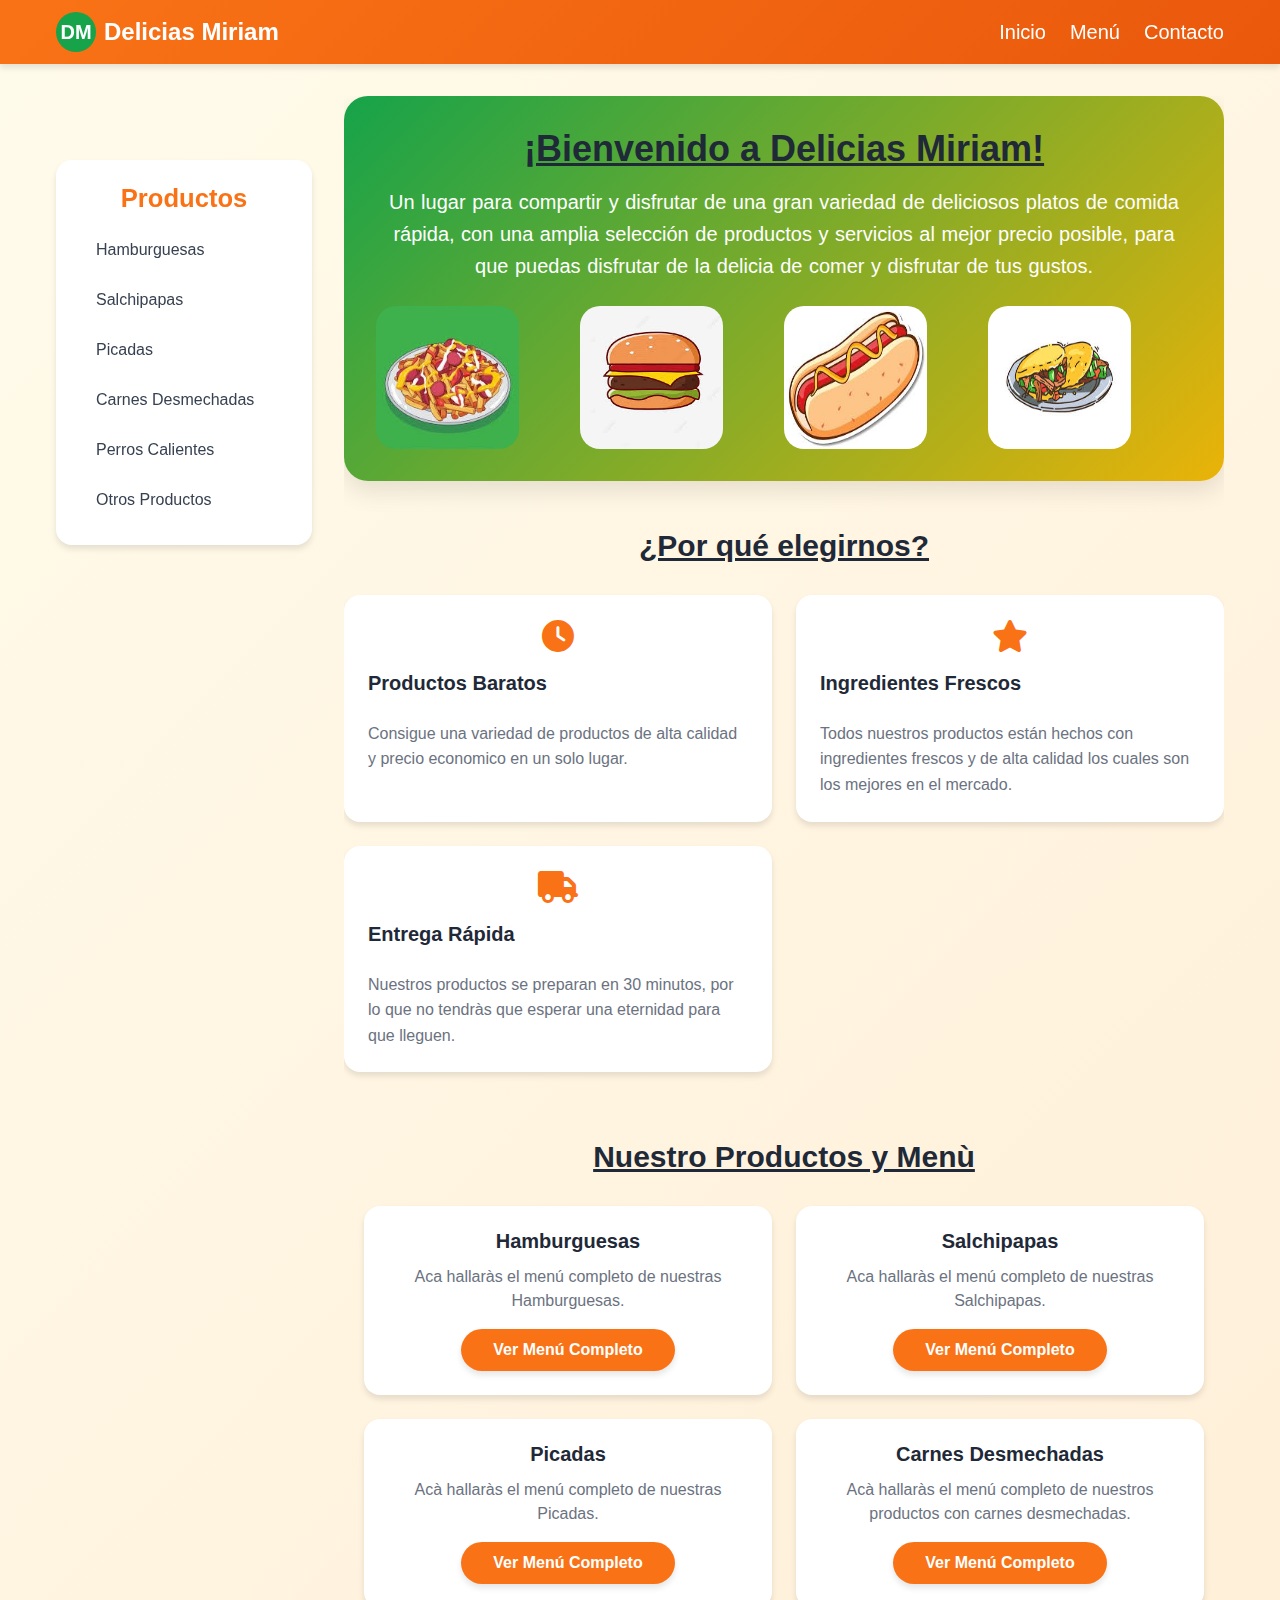
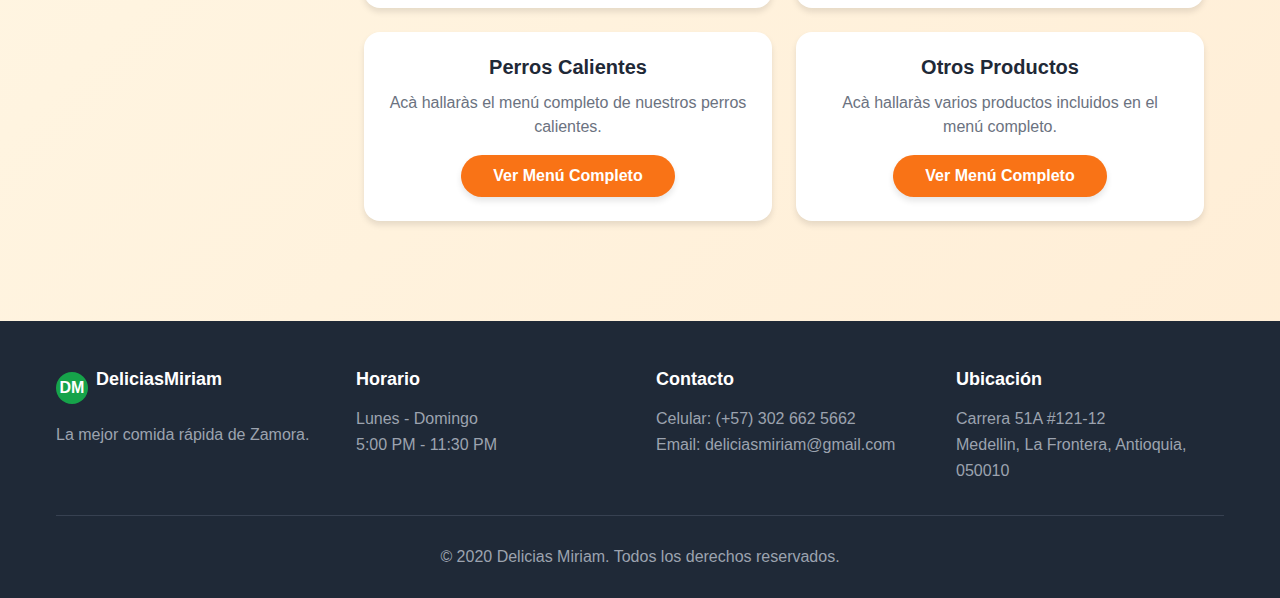
<file: index.html>
<!DOCTYPE html>
<html lang="es">

<head>
    <meta charset="UTF-8">
    <meta name="viewport" content="width=device-width, initial-scale=1.0">
    <title>Delicias Miriam - Comida Rápida</title>
    <link rel="stylesheet" href="https://cdnjs.cloudflare.com/ajax/libs/font-awesome/6.0.0/css/all.min.css">
    <link rel="stylesheet" href="style.css">
    <meta name="description"
        content="Delicias Miriam es una tienda de comida rápida en la ciudad de Buenos Aires, Argentina.">
    <meta name="keywords"
        content="delicias miriam, delicias, miriam, burger, hamburguesa, comida rápida, restaurante, argentina, buenos aires, comida, comida rápida, delicias miriam, delicias, miriam, burger, hamburguesa">
    <meta name="author" content="Juana">
    <link rel="shortcut icon" href="IMG/logo.jpeg" type="image/x-icon">
</head>

<body>
    <!-- Header -->
    <header>
        <div class="header-container">
            <div class="header-content">
                <div class="logo">
                    <div class="logo-icon">DM</div>
                    <div class="logo-text">Delicias Miriam</div>
                </div>

                <nav>
                    <ul>
                        <li><a href="#">Inicio</a></li>
                        <li><a href="#menu">Menú</a></li>
                        <li><a href="#contact">Contacto</a></li>
                    </ul>
                </nav>
            </div>
        </div>
    </header>

    <!-- Main Content -->
    <div class="container">
        <!-- Sidebar -->
        <aside class="sidebar">
            <div class="sidebar-content">
                <center>
                    <h2>Productos</h2>
                </center>
                <nav>
                    <ul>
                        <li><a href="menu/hamburguesas.html">Hamburguesas</a></li>
                        <li><a href="menu/salchipapas.html">Salchipapas</a></li>
                        <li><a href="menu/picadas.html">Picadas</a></li>
                        <li><a href="menu/desmechadas.html">Carnes Desmechadas</a></li>
                        <li><a href="menu/perros.html">Perros Calientes</a></li>
                        <li><a href="menu/otros.html">Otros Productos</a></li>
                    </ul>
                </nav>
            </div>
        </aside>
        <!-- Main Content -->
        <main class="main-content">
            <!-- Introduction Section -->
            <section id="home" class="intro">
                <div class="intro-content">
                    <h2>¡Bienvenido a Delicias Miriam!</h2>
                    <p>Un lugar para compartir y disfrutar de una gran variedad de deliciosos platos de comida rápida,
                        con una amplia selección de productos y servicios al mejor precio posible, para que puedas
                        disfrutar
                        de la delicia de comer y disfrutar de tus gustos.</p>
                    <div class="img-intro">
                        <img src="IMG/logo.jpeg" alt="home">
                        <img src="IMG/hamburguesa.jpeg" alt="home">
                        <img src="IMG/perros.jpeg" alt="home">
                        <img src="IMG/arepa.jpeg" alt="home">
                    </div>
                </div>
            </section>
            <!-- Features Section -->
            <section id="about" class="features">
                <h2 class="section-title">¿Por qué elegirnos?</h2>
                <div class="features-grid">
                    <div class="feature-card">
                        <div class="feature-icon">
                            <center><i class="fas fa-clock"></i></center>
                        </div>
                        <h3>Productos Baratos</h3><br>
                        <p>Consigue una variedad de productos de alta calidad y precio economico en un solo lugar.</p>
                    </div>
                    <div class="feature-card">
                        <div class="feature-icon">
                            <center><i class="fas fa-star"></i></center>
                        </div>
                        <h3>Ingredientes Frescos</h3><br>
                        <p>Todos nuestros productos están hechos con ingredientes frescos y de alta calidad los cuales
                            son los mejores en el mercado.</p>
                    </div>
                    <div class="feature-card">
                        <div class="feature-icon">
                            <center><i class="fas fa-truck"></i></center>
                        </div>
                        <h3>Entrega Rápida</h3><br>
                        <p>Nuestros productos se preparan en 30 minutos, por lo que no tendràs que esperar una eternidad
                            para que lleguen.</p>
                    </div>
                </div>
            </section>

            <!-- Menu Section -->
            <section id="menu" class="menu-section">
                <h2 class="section-title">Nuestro Productos y Menù</h2>
                <div class="menu-grid">
                    <div class="menu-item">
                        <div class="menu-header">
                            <h3>Hamburguesas</h3>
                        </div>
                        <p>Aca hallaràs el menú completo de nuestras Hamburguesas.</p>
                        <center><button class="btn"><a href="menu/hamburguesas.html">Ver Menú Completo</a></button>
                        </center>
                    </div>
                    <div class="menu-item">
                        <div class="menu-header">
                            <h3>Salchipapas</h3>
                        </div>
                        <p>Aca hallaràs el menú completo de nuestras Salchipapas.</p>
                        <center><button class="btn"><a href="menu/salchipapas.html">Ver Menú Completo</a></button>
                        </center>
                    </div>
                    <div class="menu-item">
                        <div class="menu-header">
                            <h3>Picadas</h3>
                        </div>
                        <p>Acà hallaràs el menú completo de nuestras Picadas.</p>
                        <center><button class="btn"><a href="menu/picadas.html">Ver Menú Completo</a></button></center>
                    </div>
                    <div class="menu-item">
                        <div class="menu-header">
                            <h3>Carnes Desmechadas</h3>
                        </div>
                        <p>Acà hallaràs el menú completo de nuestros productos con carnes desmechadas.</p>
                        <center><button class="btn"><a href="menu/desmechadas.html">Ver Menú Completo</a></button>
                        </center>
                    </div>
                    <div class="menu-item">
                        <div class="menu-header">
                            <h3>Perros Calientes</h3>
                        </div>
                        <p>Acà hallaràs el menú completo de nuestros perros calientes.</p>
                        <center><button class="btn"><a href="menu/perros.html">Ver Menú Completo</a></button></center>
                    </div>
                    <div class="menu-item">
                        <div class="menu-header">
                            <h3>Otros Productos</h3>
                        </div>
                        <p>Acà hallaràs varios productos incluidos en el menú completo.</p>
                        <center><button class="btn"><a href="menu/otros.html">Ver Menú Completo</a></button></center>
                    </div>
                </div>
            </section>
        </main>
    </div>

    <!-- Footer -->
    <footer id="contact">
        <div class="footer-container">
            <div class="footer-grid">
                <div class="footer-section">
                    <div class="footer-logo">
                        <div class="footer-logo-icon">DM</div>
                        <h4>DeliciasMiriam</h4>
                    </div>
                    <p>La mejor comida rápida de Zamora.</p>
                </div>
                <div class="footer-section">
                    <h4>Horario</h4>
                    <p>Lunes - Domingo</p>
                    <p>5:00 PM - 11:30 PM</p>
                </div>
                <div class="footer-section">
                    <h4>Contacto</h4>
                    <p>Celular: (+57) 302 662 5662</p>
                    <p>Email: deliciasmiriam@gmail.com</p>
                </div>
                <div class="footer-section">
                    <h4>Ubicación</h4>
                    <p>Carrera 51A #121-12 </p>
                    <p>Medellin, La Frontera, Antioquia, 050010</p>
                </div>
            </div>
            <div class="footer-bottom">
                <p>&copy; 2020 Delicias Miriam. Todos los derechos reservados.</p>
            </div>
        </div>
    </footer>
</body>

</html>
</file>
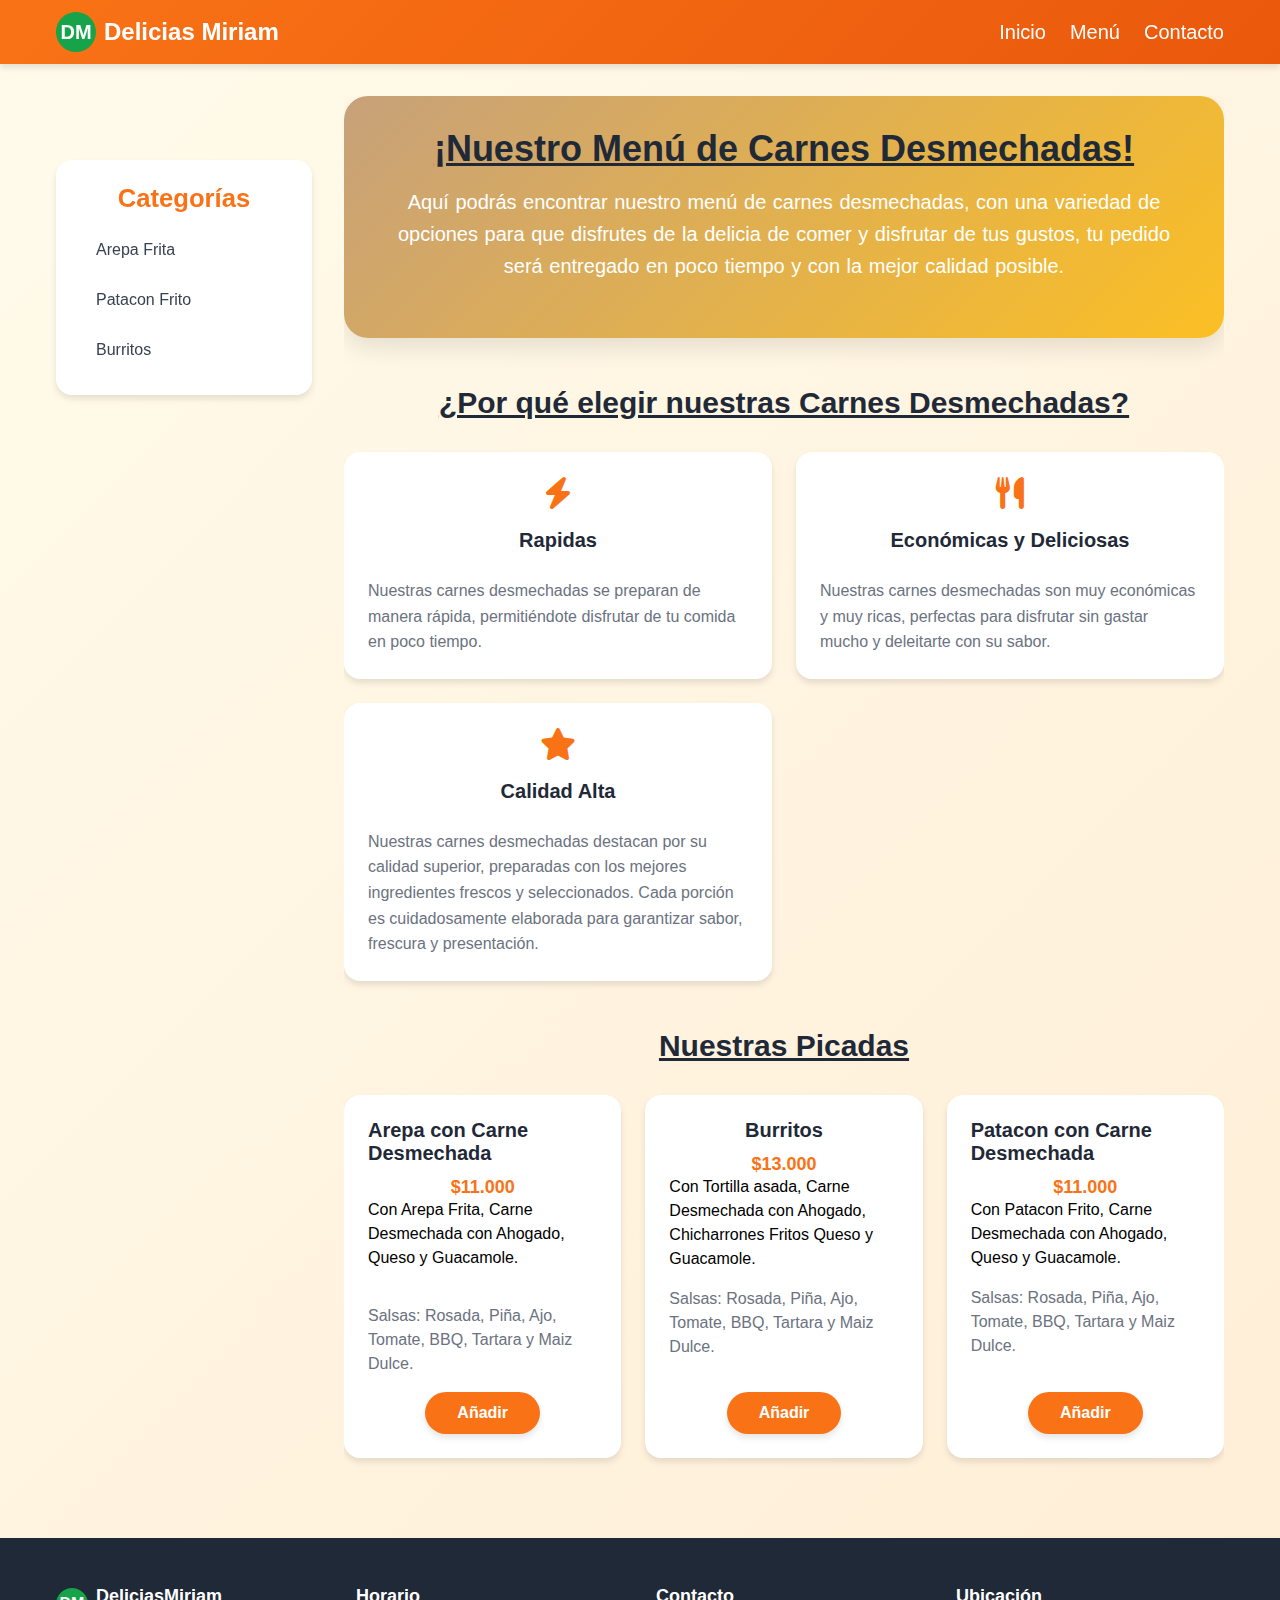
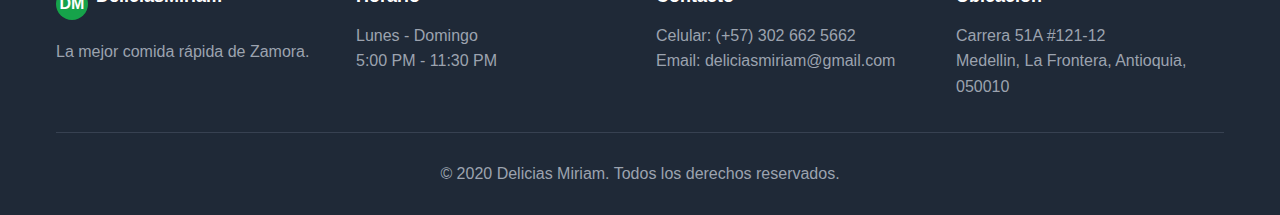
<file: menu/desmechadas.html>
<!DOCTYPE html>
<html lang="es">

<head>
    <meta charset="UTF-8">
    <meta name="viewport" content="width=device-width, initial-scale=1.0">
    <title>Delicias Miriam - Desmechadas</title>
    <link rel="stylesheet" href="https://cdnjs.cloudflare.com/ajax/libs/font-awesome/6.0.0/css/all.min.css">
    <link rel="stylesheet" href="CSS/desmechadas.css">
    <meta name="description"
        content="Delicias Miriam es una tienda de comida rápida en la ciudad de Buenos Aires, Argentina.">
    <meta name="keywords"
        content="delicias miriam, delicias, miriam, burger, hamburguesa, comida rápida, restaurante, argentina, buenos aires, comida, comida rápida, delicias miriam, delicias, miriam, burger, hamburguesa">
    <meta name="author" content="Juana">
    <link rel="shortcut icon" href="IMG/logo.jpeg" type="image/x-icon">
</head>

<body>
    <!-- Header -->
    <header>
        <div class="header-container">
            <div class="header-content">
                <div class="logo">
                    <div class="logo-icon">DM</div>
                    <div class="logo-text">Delicias Miriam</div>
                </div>

                <nav>
                    <ul>
                        <li><a href="../index.html">Inicio</a></li>
                        <li><a href="#menu">Menú</a></li>
                        <li><a href="#contact">Contacto</a></li>
                    </ul>
                </nav>
            </div>
        </div>
    </header>

    <!-- Main Content -->
    <div class="container">
        <!-- Sidebar -->
        <aside class="sidebar">
            <div class="sidebar-content">
                <center>
                    <h2>Categorías</h2>
                </center>
                <nav>
                    <ul>
                        <li><a href="#menu">Arepa Frita</a></li>
                        <li><a href="#menu">Patacon Frito</a></li>
                        <li><a href="#menu">Burritos</a></li>
                    </ul>
                </nav>
            </div>
        </aside>
        <!-- Main Content -->
        <main class="main-content">
            <!-- Introduction Section -->
            <section id="home" class="intro">
                <div class="intro-content">
                    <h2>¡Nuestro Menú de Carnes Desmechadas!</h2>
                    <p>Aquí podrás encontrar nuestro menú de carnes desmechadas, con una variedad de opciones para que
                        disfrutes de la delicia de comer y disfrutar de tus gustos, tu pedido será entregado en poco
                        tiempo y con la mejor calidad posible.</p>
                </div>
            </section>

            <section id="about" class="features">
                <h2 class="section-title">¿Por qué elegir nuestras Carnes Desmechadas?</h2>
                <div class="features-grid">
                    <div class="feature-card">
                        <div class="feature-icon">
                            <center><i class="fas fa-bolt"></i></center>
                        </div>
                        <h3>Rapidas</h3><br>
                        <p>Nuestras carnes desmechadas se preparan de manera rápida, permitiéndote disfrutar de tu
                            comida en poco tiempo.</p>
                    </div>
                    <div class="feature-card">
                        <div class="feature-icon">
                            <center><i class="fas fa-utensils"></i></center>
                        </div>
                        <h3>Económicas y Deliciosas</h3><br>
                        <p>Nuestras carnes desmechadas son muy económicas y muy ricas, perfectas para disfrutar sin
                            gastar mucho y deleitarte con su sabor.</p>
                    </div>
                    <div class="feature-card">
                        <div class="feature-icon">
                            <center><i class="fas fa-star"></i></center>
                        </div>
                        <h3>Calidad Alta</h3><br>
                        <p>Nuestras carnes desmechadas destacan por su calidad superior, preparadas con los mejores
                            ingredientes frescos y seleccionados. Cada porción es cuidadosamente elaborada para
                            garantizar sabor, frescura y presentación.</p>
                    </div>
                </div>
            </section>
            <!-- Menu Section -->
            <section id="menu" class="menu-section">
                <h2 class="section-title">Nuestras Picadas</h2>
                <div class="menu-grid">
                    <div class="menu-item">
                        <div class="menu-header">
                            <h3>Arepa con Carne Desmechada</h3>
                        </div>
                        <div class="menu-price">$11.000</div>
                        <div class="textopeq">Con Arepa Frita, Carne Desmechada con Ahogado, Queso y Guacamole.</div>
                        <br>
                        <p>Salsas: Rosada, Piña, Ajo, Tomate, BBQ, Tartara y Maiz Dulce.
                        </p>
                        <button class="btn">Añadir</button>
                    </div>
                    <div class="menu-item">
                        <div class="menu-header">
                            <h3>Burritos</h3>
                        </div>
                        <div class="menu-price">$13.000</div>
                        <div class="textopeq">Con Tortilla asada, Carne Desmechada con Ahogado, Chicharrones Fritos
                            Queso y
                            Guacamole.</div>
                        <p>Salsas: Rosada, Piña, Ajo, Tomate, BBQ, Tartara y Maiz Dulce.
                        </p>
                        <button class="btn">Añadir</button>
                    </div>
                    <div class="menu-item">
                        <div class="menu-header">
                            <h3>Patacon con Carne Desmechada</h3>
                        </div>
                        <div class="menu-price">$11.000</div>
                        <div class="textopeq">Con Patacon Frito, Carne Desmechada con Ahogado, Queso y Guacamole.</div>
                        <p>Salsas: Rosada, Piña, Ajo, Tomate, BBQ, Tartara y Maiz Dulce.
                        </p>
                        <button class="btn">Añadir</button>
                    </div>
                </div>
            </section>
        </main>
    </div>

    <!-- Footer -->
    <footer id="contact">
        <div class="footer-container">
            <div class="footer-grid">
                <div class="footer-section">
                    <div class="footer-logo">
                        <div class="footer-logo-icon">DM</div>
                        <h4>DeliciasMiriam</h4>
                    </div>
                    <p>La mejor comida rápida de Zamora.</p>
                </div>
                <div class="footer-section">
                    <h4>Horario</h4>
                    <p>Lunes - Domingo</p>
                    <p>5:00 PM - 11:30 PM</p>
                </div>
                <div class="footer-section">
                    <h4>Contacto</h4>
                    <p>Celular: (+57) 302 662 5662</p>
                    <p>Email: deliciasmiriam@gmail.com</p>
                </div>
                <div class="footer-section">
                    <h4>Ubicación</h4>
                    <p>Carrera 51A #121-12 </p>
                    <p>Medellin, La Frontera, Antioquia, 050010</p>
                </div>
            </div>
            <div class="footer-bottom">
                <p>&copy; 2020 Delicias Miriam. Todos los derechos reservados.</p>
            </div>
        </div>
    </footer>
</body>

</html>
</file>
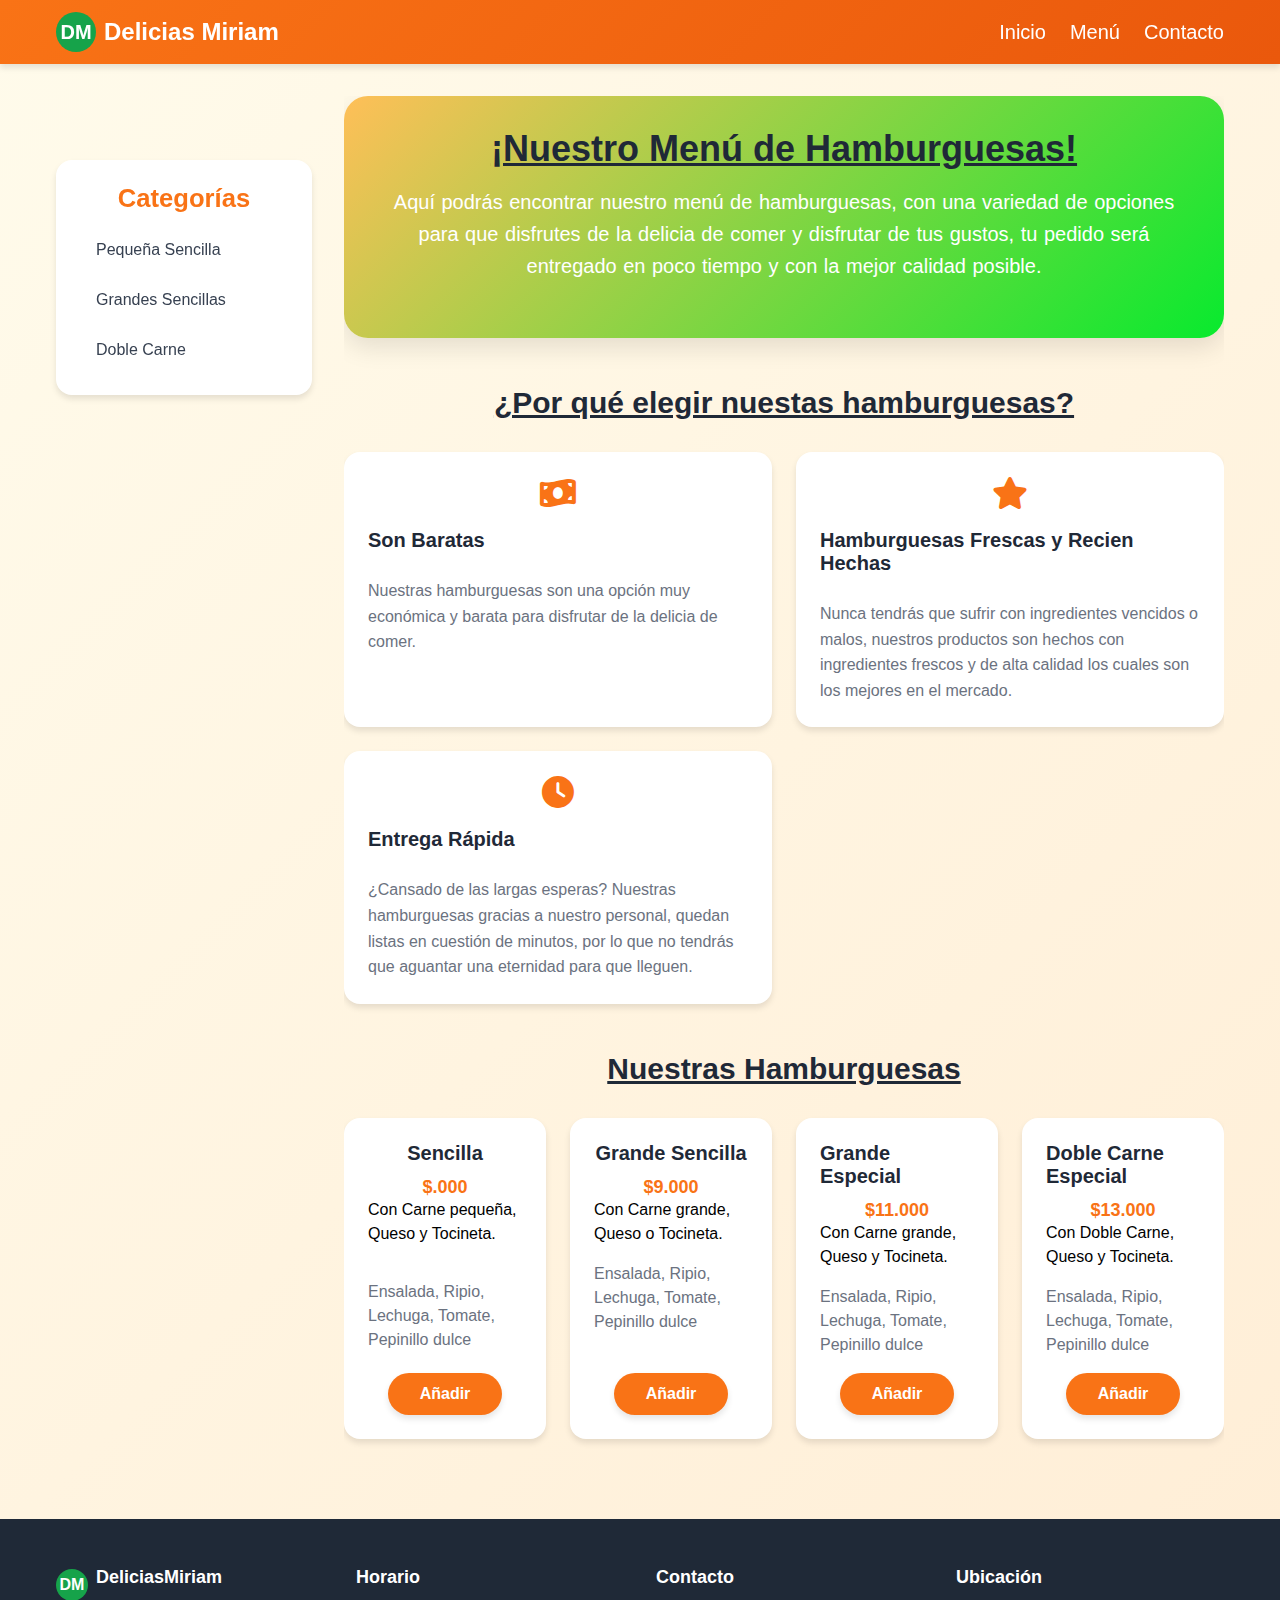
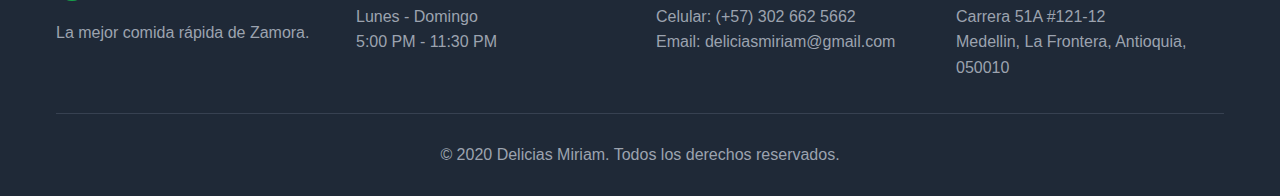
<file: menu/hamburguesas.html>
<!DOCTYPE html>
<html lang="es">

<head>
    <meta charset="UTF-8">
    <meta name="viewport" content="width=device-width, initial-scale=1.0">
    <title>Delicias Miriam - Hamburguesas</title>
    <link rel="stylesheet" href="https://cdnjs.cloudflare.com/ajax/libs/font-awesome/6.0.0/css/all.min.css">
    <link rel="stylesheet" href="CSS/hamburguesa.css">
    <meta name="description"
        content="Delicias Miriam es una tienda de comida rápida en la ciudad de Buenos Aires, Argentina.">
    <meta name="keywords"
        content="delicias miriam, delicias, miriam, burger, hamburguesa, comida rápida, restaurante, argentina, buenos aires, comida, comida rápida, delicias miriam, delicias, miriam, burger, hamburguesa">
    <meta name="author" content="Juana">
    <link rel="shortcut icon" href="IMG/logo.jpeg" type="image/x-icon">
</head>

<body>
    <!-- Header -->
    <header>
        <div class="header-container">
            <div class="header-content">
                <div class="logo">
                    <div class="logo-icon">DM</div>
                    <div class="logo-text">Delicias Miriam</div>
                </div>

                <nav>
                    <ul>
                        <li><a href="../index.html">Inicio</a></li>
                        <li><a href="#menu">Menú</a></li>
                        <li><a href="#contact">Contacto</a></li>
                    </ul>
                </nav>
            </div>
        </div>
    </header>

    <!-- Main Content -->
    <div class="container">
        <!-- Sidebar -->
        <aside class="sidebar">
            <div class="sidebar-content">
                <center>
                    <h2>Categorías</h2>
                </center>
                <nav>
                    <ul>
                        <li><a href="#menu">Pequeña Sencilla</a></li>
                        <li><a href="#menu">Grandes Sencillas</a></li>
                        <li><a href="#menu">Doble Carne</a></li>
                    </ul>
                </nav>
            </div>
        </aside>
        <!-- Main Content -->
        <main class="main-content">
            <!-- Introduction Section -->
            <section id="home" class="intro">
                <div class="intro-content">
                    <h2>¡Nuestro Menú de Hamburguesas!</h2>
                    <p>Aquí podrás encontrar nuestro menú de hamburguesas, con una variedad de opciones para que
                        disfrutes de la delicia de comer y disfrutar de tus gustos, tu pedido será entregado en poco
                        tiempo y con la mejor calidad posible.</p>
                </div>
            </section>

            <section id="about" class="features">
                <h2 class="section-title">¿Por qué elegir nuestas hamburguesas?</h2>
                <div class="features-grid">
                    <div class="feature-card">
                        <div class="feature-icon">
                            <center><i class="fas fa-money-bill-wave"></i></center>
                        </div>
                        <h3>Son Baratas</h3><br>
                        <p>Nuestras hamburguesas son una opción muy económica y barata para disfrutar de la delicia de
                            comer.</p>
                    </div>
                    <div class="feature-card">
                        <div class="feature-icon">
                            <center><i class="fas fa-star"></i></center>
                        </div>
                        <h3>Hamburguesas Frescas y Recien Hechas</h3><br>
                        <p>Nunca tendrás que sufrir con ingredientes vencidos o malos, nuestros productos son hechos con
                            ingredientes frescos y de alta calidad los cuales son los mejores en el mercado.</p>
                    </div>
                    <div class="feature-card">
                        <div class="feature-icon">
                            <center><i class="fas fa-clock"></i></center>
                        </div>
                        <h3>Entrega Rápida</h3><br>
                        <p>¿Cansado de las largas esperas? Nuestras hamburguesas gracias a nuestro personal, quedan
                            listas en cuestión de minutos, por lo que no tendrás que aguantar una eternidad para que
                            lleguen.</p>
                    </div>
                </div>
            </section>

            <!-- Menu Section -->
            <section id="menu" class="menu-section">
                <h2 class="section-title">Nuestras Hamburguesas</h2>
                <div class="menu-grid">
                    <div class="menu-item" id="sencilla">
                        <div class="menu-header">
                            <h3>Sencilla</h3>
                        </div>
                        <div class="menu-price">$.000</div>
                        <div class="textopeq">Con Carne pequeña, Queso y Tocineta.</div>
                        <br>
                        <p>Ensalada, Ripio, Lechuga, Tomate, Pepinillo dulce</p>
                        <button class="btn">Añadir</button>
                    </div>
                    <div class="menu-item">
                        <div class="menu-header">
                            <h3>Grande Sencilla</h3>
                        </div>
                        <div class="menu-price">$9.000</div>
                        <div class="textopeq">Con Carne grande, Queso o Tocineta.</div>
                        <p>Ensalada, Ripio, Lechuga, Tomate, Pepinillo dulce</p>
                        <button class="btn">Añadir</button>
                    </div>
                    <div class="menu-item">
                        <div class="menu-header">
                            <h3>Grande Especial</h3>
                        </div>
                        <div class="menu-price">$11.000</div>
                        <div class="textopeq">Con Carne grande, Queso y Tocineta.</div>
                        <p>Ensalada, Ripio, Lechuga, Tomate, Pepinillo dulce</p>
                        <button class="btn">Añadir</button>
                    </div>
                    <div class="menu-item">
                        <div class="menu-header">
                            <h3>Doble Carne Especial</h3>
                        </div>
                        <div class="menu-price">$13.000</div>
                        <div class="textopeq">Con Doble Carne, Queso y Tocineta.</div>
                        <p>Ensalada, Ripio, Lechuga, Tomate, Pepinillo dulce</p>
                        <button class="btn">Añadir</button>
                    </div>
                </div>
            </section>
        </main>
    </div>

    <!-- Footer -->
    <footer id="contact">
        <div class="footer-container">
            <div class="footer-grid">
                <div class="footer-section">
                    <div class="footer-logo">
                        <div class="footer-logo-icon">DM</div>
                        <h4>DeliciasMiriam</h4>
                    </div>
                    <p>La mejor comida rápida de Zamora.</p>
                </div>
                <div class="footer-section">
                    <h4>Horario</h4>
                    <p>Lunes - Domingo</p>
                    <p>5:00 PM - 11:30 PM</p>
                </div>
                <div class="footer-section">
                    <h4>Contacto</h4>
                    <p>Celular: (+57) 302 662 5662</p>
                    <p>Email: deliciasmiriam@gmail.com</p>
                </div>
                <div class="footer-section">
                    <h4>Ubicación</h4>
                    <p>Carrera 51A #121-12 </p>
                    <p>Medellin, La Frontera, Antioquia, 050010</p>
                </div>
            </div>
            <div class="footer-bottom">
                <p>&copy; 2020 Delicias Miriam. Todos los derechos reservados.</p>
            </div>
        </div>
    </footer>
</body>

</html>
</file>
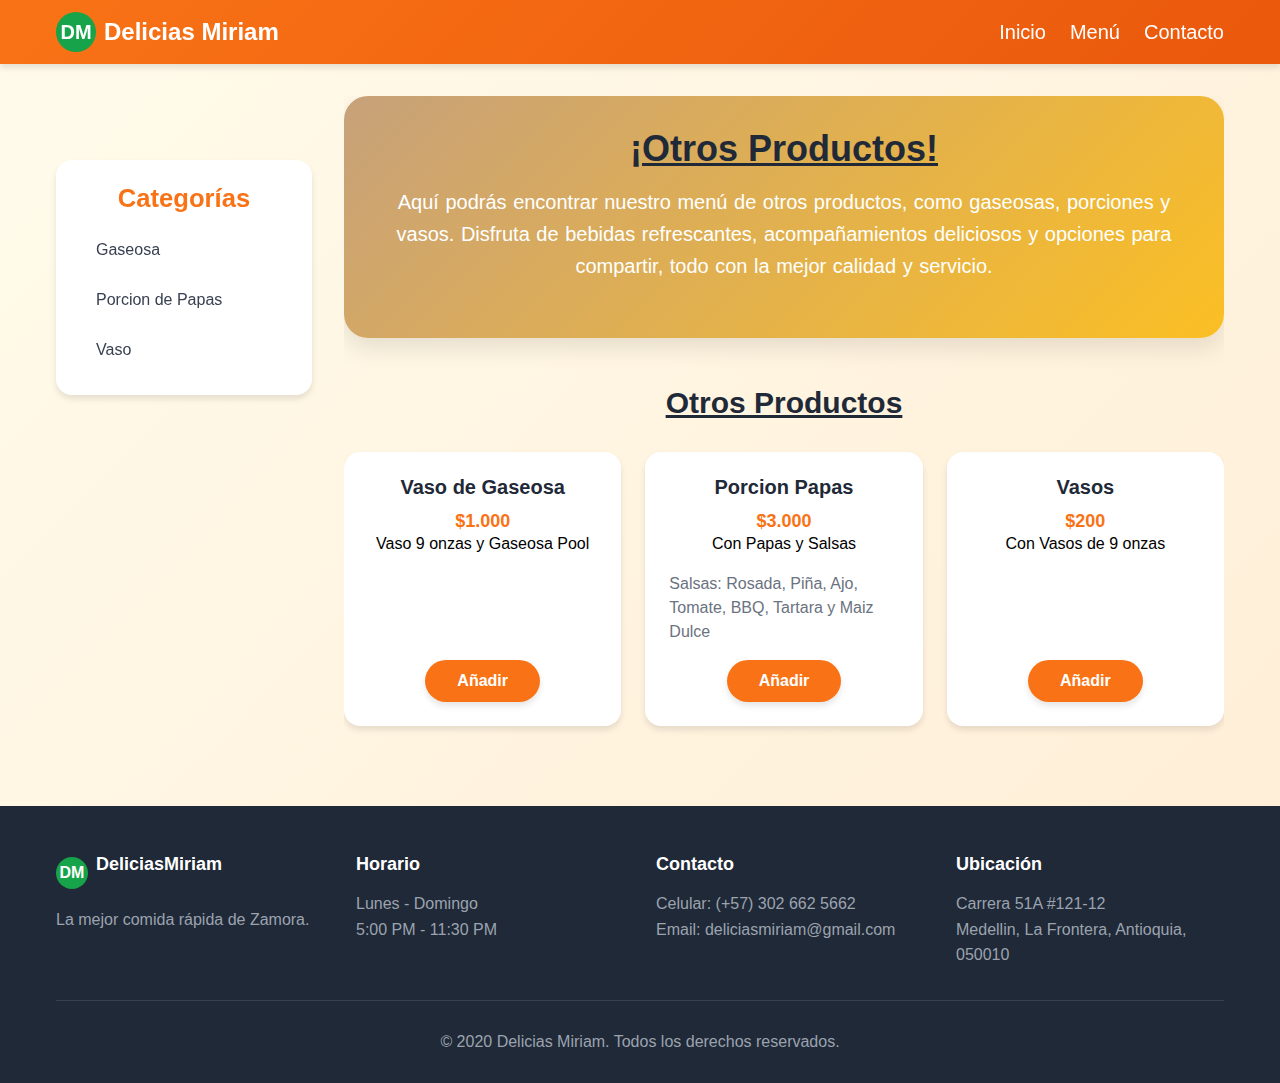
<file: menu/otros.html>
<!DOCTYPE html>
<html lang="es">

<head>
    <meta charset="UTF-8">
    <meta name="viewport" content="width=device-width, initial-scale=1.0">
    <title>Delicias Miriam - Otros</title>
    <link rel="stylesheet" href="https://cdnjs.cloudflare.com/ajax/libs/font-awesome/6.0.0/css/all.min.css">
    <link rel="stylesheet" href="CSS/otros.css">
    <meta name="description"
        content="Delicias Miriam es una tienda de comida rápida en la ciudad de Buenos Aires, Argentina.">
    <meta name="keywords"
        content="delicias miriam, delicias, miriam, burger, hamburguesa, comida rápida, restaurante, argentina, buenos aires, comida, comida rápida, delicias miriam, delicias, miriam, burger, hamburguesa">
    <meta name="author" content="Juana">
    <link rel="shortcut icon" href="IMG/logo.jpeg" type="image/x-icon">
</head>

<body>
    <!-- Header -->
    <header>
        <div class="header-container">
            <div class="header-content">
                <div class="logo">
                    <div class="logo-icon">DM</div>
                    <div class="logo-text">Delicias Miriam</div>
                </div>

                <nav>
                    <ul>
                        <li><a href="../index.html">Inicio</a></li>
                        <li><a href="#menu">Menú</a></li>
                        <li><a href="#contact">Contacto</a></li>
                    </ul>
                </nav>
            </div>
        </div>
    </header>

    <!-- Main Content -->
    <div class="container">
        <!-- Sidebar -->
        <aside class="sidebar">
            <div class="sidebar-content">
                <center>
                    <h2>Categorías</h2>
                </center>
                <nav>
                    <ul>
                        <li><a href="#menu">Gaseosa</a></li>
                        <li><a href="#menu">Porcion de Papas</a></li>
                        <li><a href="#menu">Vaso</a></li>
                    </ul>
                </nav>
            </div>
        </aside>
        <!-- Main Content -->
        <main class="main-content">
            <!-- Introduction Section -->
            <section id="home" class="intro">
                <div class="intro-content">
                    <h2>¡Otros Productos!</h2>
                    <p>Aquí podrás encontrar nuestro menú de otros productos, como gaseosas, porciones y vasos. Disfruta
                        de bebidas refrescantes, acompañamientos deliciosos y opciones para compartir, todo con la mejor
                        calidad y servicio.</p>
                </div>
            </section>

            <!-- Menu Section -->
            <section id="menu" class="menu-section">
                <h2 class="section-title">Otros Productos</h2>
                <div class="menu-grid">
                    <div class="menu-item" id="sencilla">
                        <div class="menu-header">
                            <h3>Vaso de Gaseosa</h3>
                        </div>
                        <div class="menu-price">$1.000</div>
                        <div class="textopeq">Vaso 9 onzas y Gaseosa Pool</div>
                        <button class="btn">Añadir</button>
                    </div>
                    <div class="menu-item">
                        <div class="menu-header">
                            <h3>Porcion Papas</h3>
                        </div>
                        <div class="menu-price">$3.000</div>
                        <div class="textopeq">Con Papas y Salsas</div>
                        <p>Salsas: Rosada, Piña, Ajo, Tomate, BBQ, Tartara y Maiz Dulce 
                        </p>
                        <button class="btn">Añadir</button>
                    </div>
                    <div class="menu-item">
                        <div class="menu-header">
                            <h3>Vasos</h3>
                        </div>
                        <div class="menu-price">$200</div>
                        <div class="textopeq">Con Vasos de 9 onzas</div>
                        </p>
                        <button class="btn">Añadir</button>
                    </div>
            </section>
        </main>
    </div>

    <!-- Footer -->
    <footer id="contact">
        <div class="footer-container">
            <div class="footer-grid">
                <div class="footer-section">
                    <div class="footer-logo">
                        <div class="footer-logo-icon">DM</div>
                        <h4>DeliciasMiriam</h4>
                    </div>
                    <p>La mejor comida rápida de Zamora.</p>
                </div>
                <div class="footer-section">
                    <h4>Horario</h4>
                    <p>Lunes - Domingo</p>
                    <p>5:00 PM - 11:30 PM</p>
                </div>
                <div class="footer-section">
                    <h4>Contacto</h4>
                    <p>Celular: (+57) 302 662 5662</p>
                    <p>Email: deliciasmiriam@gmail.com</p>
                </div>
                <div class="footer-section">
                    <h4>Ubicación</h4>
                    <p>Carrera 51A #121-12 </p>
                    <p>Medellin, La Frontera, Antioquia, 050010</p>
                </div>
            </div>
            <div class="footer-bottom">
                <p>&copy; 2020 Delicias Miriam. Todos los derechos reservados.</p>
            </div>
        </div>
    </footer>
</body>

</html>
</file>
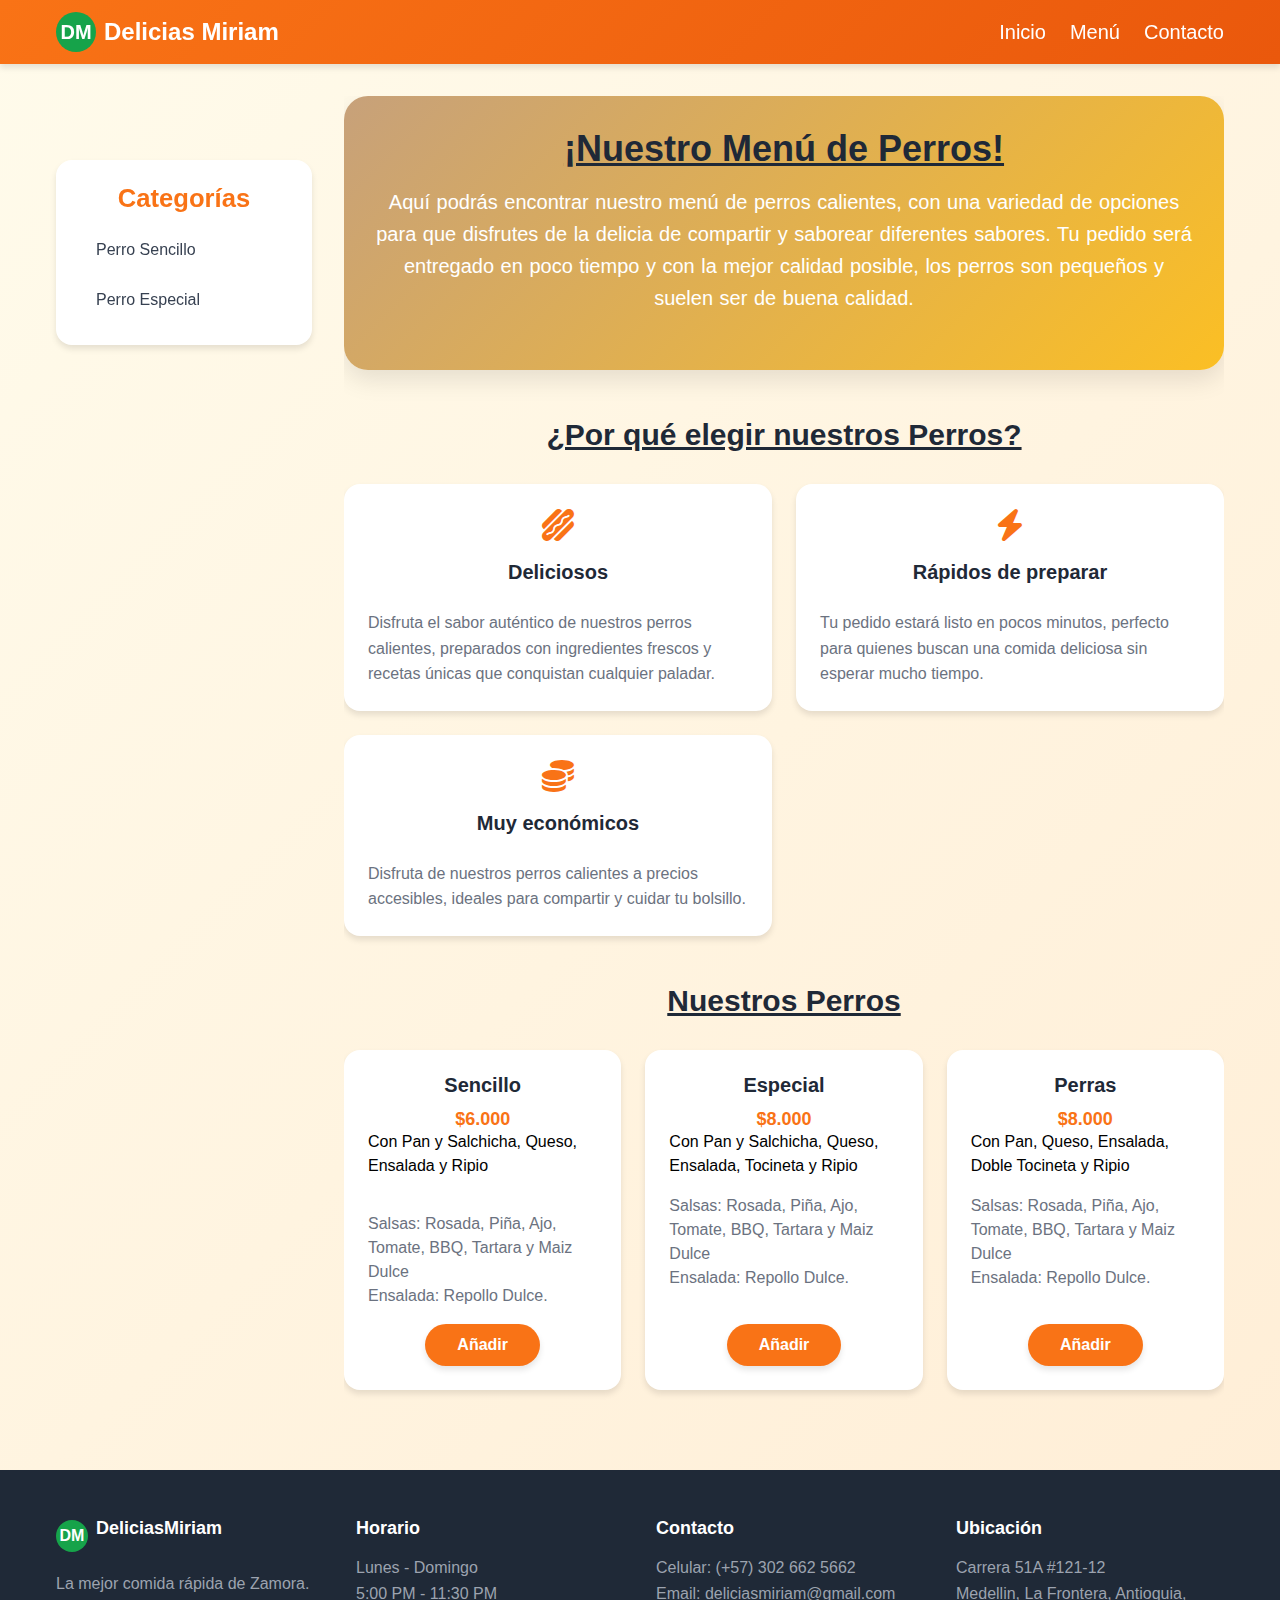
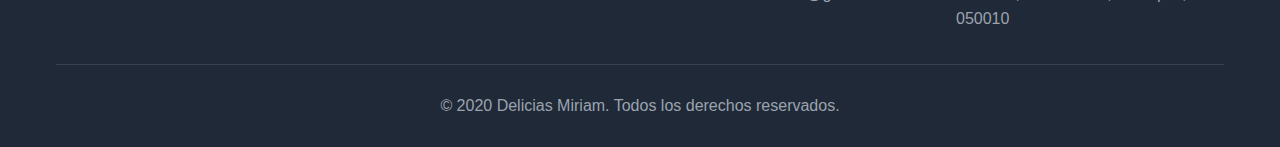
<file: menu/perros.html>
<!DOCTYPE html>
<html lang="es">

<head>
    <meta charset="UTF-8">
    <meta name="viewport" content="width=device-width, initial-scale=1.0">
    <title>Delicias Miriam - Perros</title>
    <link rel="stylesheet" href="https://cdnjs.cloudflare.com/ajax/libs/font-awesome/6.0.0/css/all.min.css">
    <link rel="stylesheet" href="CSS/perros.css">
    <meta name="description"
        content="Delicias Miriam es una tienda de comida rápida en la ciudad de Buenos Aires, Argentina.">
    <meta name="keywords"
        content="delicias miriam, delicias, miriam, burger, hamburguesa, comida rápida, restaurante, argentina, buenos aires, comida, comida rápida, delicias miriam, delicias, miriam, burger, hamburguesa">
    <meta name="author" content="Juana">
    <link rel="shortcut icon" href="IMG/logo.jpeg" type="image/x-icon">
</head>

<body>
    <!-- Header -->
    <header>
        <div class="header-container">
            <div class="header-content">
                <div class="logo">
                    <div class="logo-icon">DM</div>
                    <div class="logo-text">Delicias Miriam</div>
                </div>

                <nav>
                    <ul>
                        <li><a href="../index.html">Inicio</a></li>
                        <li><a href="#menu">Menú</a></li>
                        <li><a href="#contact">Contacto</a></li>
                    </ul>
                </nav>
            </div>
        </div>
    </header>

    <!-- Main Content -->
    <div class="container">
        <!-- Sidebar -->
        <aside class="sidebar">
            <div class="sidebar-content">
                <center>
                    <h2>Categorías</h2>
                </center>
                <nav>
                    <ul>
                        <li><a href="#menu">Perro Sencillo</a></li>
                        <li><a href="#menu">Perro Especial</a></li>
                    </ul>
                </nav>
            </div>
        </aside>
        <!-- Main Content -->
        <main class="main-content">
            <!-- Introduction Section -->
            <section id="home" class="intro">
                <div class="intro-content">
                    <h2>¡Nuestro Menú de Perros!</h2>
                    <p>Aquí podrás encontrar nuestro menú de perros calientes, con una variedad de opciones para que
                        disfrutes de la delicia de compartir y saborear diferentes sabores. Tu pedido será entregado en
                        poco tiempo y con la mejor calidad posible, los perros son pequeños y suelen ser de buena
                        calidad.</p>
                </div>
            </section>

            <section id="about" class="features">
                <h2 class="section-title">¿Por qué elegir nuestros Perros?</h2>
                <div class="features-grid">
                    <div class="feature-card">
                        <div class="feature-icon">
                            <center><i class="fas fa-hotdog"></i></center>
                        </div>
                        <h3>Deliciosos</h3><br>
                        <p>Disfruta el sabor auténtico de nuestros perros calientes, preparados con ingredientes frescos
                            y recetas únicas que conquistan cualquier paladar.</p>
                    </div>
                    <div class="feature-card">
                        <div class="feature-icon">
                            <center><i class="fas fa-bolt"></i></center>
                        </div>
                        <h3>Rápidos de preparar</h3><br>
                        <p>Tu pedido estará listo en pocos minutos, perfecto para quienes buscan una comida deliciosa
                            sin esperar mucho tiempo.</p>
                    </div>
                    <div class="feature-card">
                        <div class="feature-icon">
                            <center><i class="fas fa-coins"></i></center>
                        </div>
                        <h3>Muy económicos</h3><br>
                        <p>Disfruta de nuestros perros calientes a precios accesibles, ideales para compartir y cuidar
                            tu bolsillo.</p>
                    </div>
                </div>
            </section>

            <!-- Menu Section -->
            <section id="menu" class="menu-section">
                <h2 class="section-title">Nuestros Perros</h2>
                <div class="menu-grid">
                    <div class="menu-item" id="sencilla">
                        <div class="menu-header">
                            <h3>Sencillo</h3>
                        </div>
                        <div class="menu-price">$6.000</div>
                        <div class="textopeq">Con Pan y Salchicha, Queso, Ensalada y Ripio </div>
                        <br>
                        <p>Salsas: Rosada, Piña, Ajo, Tomate, BBQ, Tartara y Maiz Dulce <br> Ensalada: Repollo Dulce.
                        </p>
                        <button class="btn">Añadir</button>
                    </div>
                    <div class="menu-item">
                        <div class="menu-header">
                            <h3>Especial</h3>
                        </div>
                        <div class="menu-price">$8.000</div>
                        <div class="textopeq">Con Pan y Salchicha, Queso, Ensalada, Tocineta y Ripio</div>
                        <p>Salsas: Rosada, Piña, Ajo, Tomate, BBQ, Tartara y Maiz Dulce <br> Ensalada: Repollo Dulce.
                        </p>
                        <button class="btn">Añadir</button>
                    </div>
                    <div class="menu-item">
                        <div class="menu-header">
                            <h3>Perras</h3>
                        </div>
                        <div class="menu-price">$8.000</div>
                        <div class="textopeq">Con Pan, Queso, Ensalada, Doble Tocineta y Ripio</div>
                        <p>Salsas: Rosada, Piña, Ajo, Tomate, BBQ, Tartara y Maiz Dulce <br> Ensalada: Repollo Dulce.
                        </p>
                        <button class="btn">Añadir</button>
                    </div>
            </section>
        </main>
    </div>

    <!-- Footer -->
    <footer id="contact">
        <div class="footer-container">
            <div class="footer-grid">
                <div class="footer-section">
                    <div class="footer-logo">
                        <div class="footer-logo-icon">DM</div>
                        <h4>DeliciasMiriam</h4>
                    </div>
                    <p>La mejor comida rápida de Zamora.</p>
                </div>
                <div class="footer-section">
                    <h4>Horario</h4>
                    <p>Lunes - Domingo</p>
                    <p>5:00 PM - 11:30 PM</p>
                </div>
                <div class="footer-section">
                    <h4>Contacto</h4>
                    <p>Celular: (+57) 302 662 5662</p>
                    <p>Email: deliciasmiriam@gmail.com</p>
                </div>
                <div class="footer-section">
                    <h4>Ubicación</h4>
                    <p>Carrera 51A #121-12 </p>
                    <p>Medellin, La Frontera, Antioquia, 050010</p>
                </div>
            </div>
            <div class="footer-bottom">
                <p>&copy; 2020 Delicias Miriam. Todos los derechos reservados.</p>
            </div>
        </div>
    </footer>
</body>

</html>
</file>
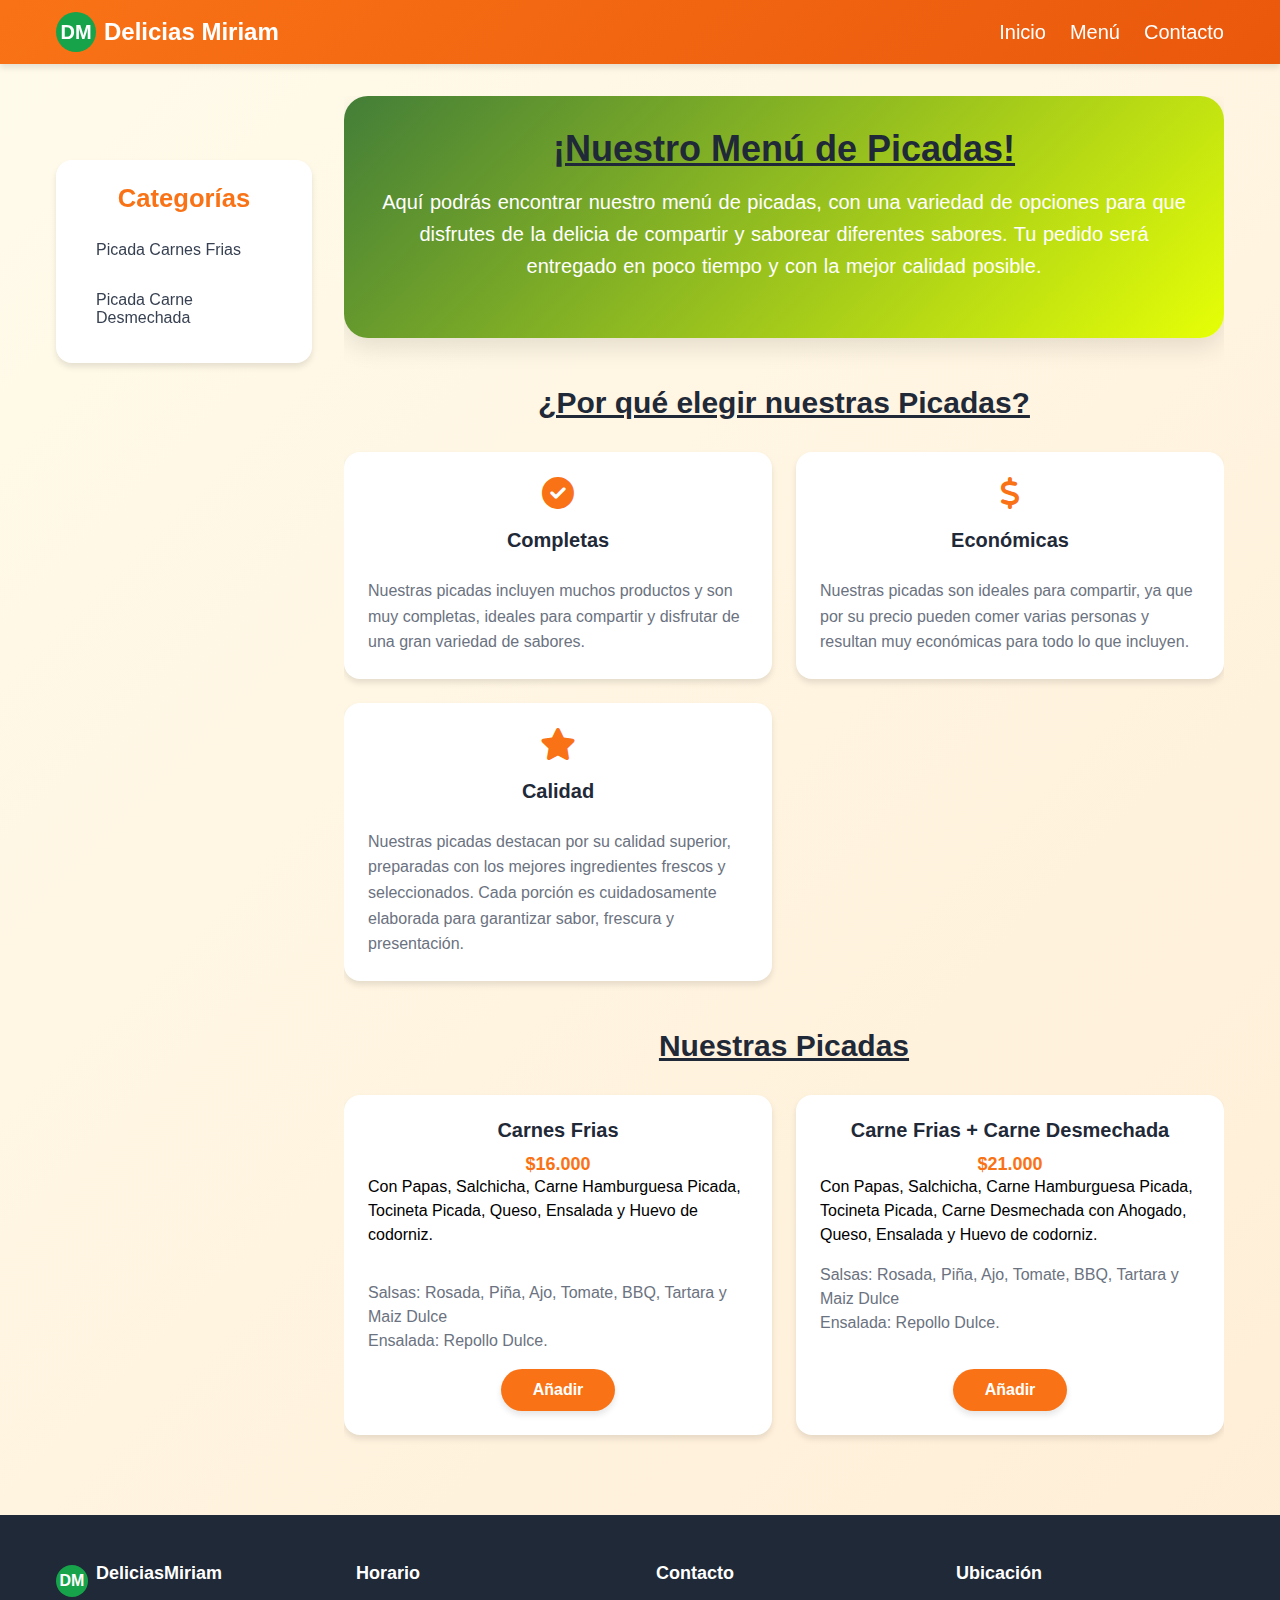
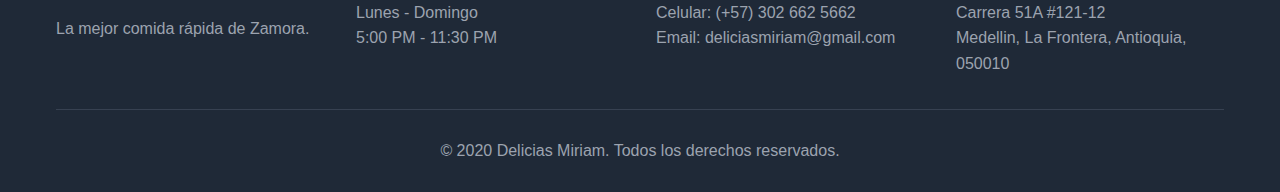
<file: menu/picadas.html>
<!DOCTYPE html>
<html lang="es">

<head>
    <meta charset="UTF-8">
    <meta name="viewport" content="width=device-width, initial-scale=1.0">
    <title>Delicias Miriam - Picadas</title>
    <link rel="stylesheet" href="https://cdnjs.cloudflare.com/ajax/libs/font-awesome/6.0.0/css/all.min.css">
    <link rel="stylesheet" href="CSS/picadas.css">
    <meta name="description"
        content="Delicias Miriam es una tienda de comida rápida en la ciudad de Buenos Aires, Argentina.">
    <meta name="keywords"
        content="delicias miriam, delicias, miriam, burger, hamburguesa, comida rápida, restaurante, argentina, buenos aires, comida, comida rápida, delicias miriam, delicias, miriam, burger, hamburguesa">
    <meta name="author" content="Juana">
    <link rel="shortcut icon" href="IMG/logo.jpeg" type="image/x-icon">
</head>

<body>
    <!-- Header -->
    <header>
        <div class="header-container">
            <div class="header-content">
                <div class="logo">
                    <div class="logo-icon">DM</div>
                    <div class="logo-text">Delicias Miriam</div>
                </div>

                <nav>
                    <ul>
                        <li><a href="../index.html">Inicio</a></li>
                        <li><a href="#menu">Menú</a></li>
                        <li><a href="#contact">Contacto</a></li>
                    </ul>
                </nav>
            </div>
        </div>
    </header>

    <!-- Main Content -->
    <div class="container">
        <!-- Sidebar -->
        <aside class="sidebar">
            <div class="sidebar-content">
                <center>
                    <h2>Categorías</h2>
                </center>
                <nav>
                    <ul>
                        <li><a href="#menu">Picada Carnes Frias</a></li>
                        <li><a href="#menu">Picada Carne Desmechada</a></li>
                    </ul>
                </nav>
            </div>
        </aside>
        <!-- Main Content -->
        <main class="main-content">
            <!-- Introduction Section -->
            <section id="home" class="intro">
                <div class="intro-content">
                    <h2>¡Nuestro Menú de Picadas!</h2>
                    <p>Aquí podrás encontrar nuestro menú de picadas, con una variedad de opciones para que disfrutes de
                        la delicia de compartir y saborear diferentes sabores. Tu pedido será entregado en poco tiempo y
                        con la mejor calidad posible.</p>
                </div>
            </section>

            <section id="about" class="features">
                <h2 class="section-title">¿Por qué elegir nuestras Picadas?</h2>
                <div class="features-grid">
                    <div class="feature-card">
                        <div class="feature-icon">
                            <center><i class="fas fa-check-circle"></i></center>
                        </div>
                        <h3>Completas</h3><br>
                        <p>Nuestras picadas incluyen muchos productos y son muy completas, ideales para compartir y
                            disfrutar de una gran variedad de sabores.</p>
                    </div>
                    <div class="feature-card">
                        <div class="feature-icon">
                            <center><i class="fas fa-dollar-sign"></i></center>
                        </div>
                        <h3>Económicas</h3><br>
                        <p>Nuestras picadas son ideales para compartir, ya que por su precio pueden comer varias
                            personas y resultan muy económicas para todo lo que incluyen.</p>
                    </div>
                    <div class="feature-card">
                        <div class="feature-icon">
                            <center><i class="fas fa-star"></i></center>
                        </div>
                        <h3>Calidad</h3><br>
                        <p>Nuestras picadas destacan por su calidad superior, preparadas con los mejores ingredientes
                            frescos y seleccionados. Cada porción es cuidadosamente elaborada para garantizar sabor,
                            frescura y presentación.</p>
                    </div>
                </div>
            </section>

            <!-- Menu Section -->
            <section id="menu" class="menu-section">
                <h2 class="section-title">Nuestras Picadas</h2>
                <div class="menu-grid">
                    <div class="menu-item" id="sencilla">
                        <div class="menu-header">
                            <h3>Carnes Frias</h3>
                        </div>
                        <div class="menu-price">$16.000</div>
                        <div class="textopeq">Con Papas, Salchicha, Carne Hamburguesa Picada, Tocineta Picada, Queso, Ensalada y Huevo de codorniz.</div>
                        <br>
                        <p>Salsas: Rosada, Piña, Ajo, Tomate, BBQ, Tartara y Maiz Dulce <br> Ensalada: Repollo Dulce.</p>
                        <button class="btn">Añadir</button>
                    </div>
                    <div class="menu-item">
                        <div class="menu-header">
                            <h3>Carne Frias + Carne Desmechada</h3>
                        </div>
                        <div class="menu-price">$21.000</div>
                        <div class="textopeq">Con Papas, Salchicha, Carne Hamburguesa Picada, Tocineta Picada, Carne Desmechada con Ahogado, Queso, Ensalada y Huevo de codorniz.</div>
                        <p>Salsas: Rosada, Piña, Ajo, Tomate, BBQ, Tartara y Maiz Dulce <br> Ensalada: Repollo Dulce.</p>
                        <button class="btn">Añadir</button>
                    </div>
            </section>
        </main>
    </div>

    <!-- Footer -->
    <footer id="contact">
        <div class="footer-container">
            <div class="footer-grid">
                <div class="footer-section">
                    <div class="footer-logo">
                        <div class="footer-logo-icon">DM</div>
                        <h4>DeliciasMiriam</h4>
                    </div>
                    <p>La mejor comida rápida de Zamora.</p>
                </div>
                <div class="footer-section">
                    <h4>Horario</h4>
                    <p>Lunes - Domingo</p>
                    <p>5:00 PM - 11:30 PM</p>
                </div>
                <div class="footer-section">
                    <h4>Contacto</h4>
                    <p>Celular: (+57) 302 662 5662</p>
                    <p>Email: deliciasmiriam@gmail.com</p>
                </div>
                <div class="footer-section">
                    <h4>Ubicación</h4>
                    <p>Carrera 51A #121-12 </p>
                    <p>Medellin, La Frontera, Antioquia, 050010</p>
                </div>
            </div>
            <div class="footer-bottom">
                <p>&copy; 2020 Delicias Miriam. Todos los derechos reservados.</p>
            </div>
        </div>
    </footer>
</body>

</html>
</file>
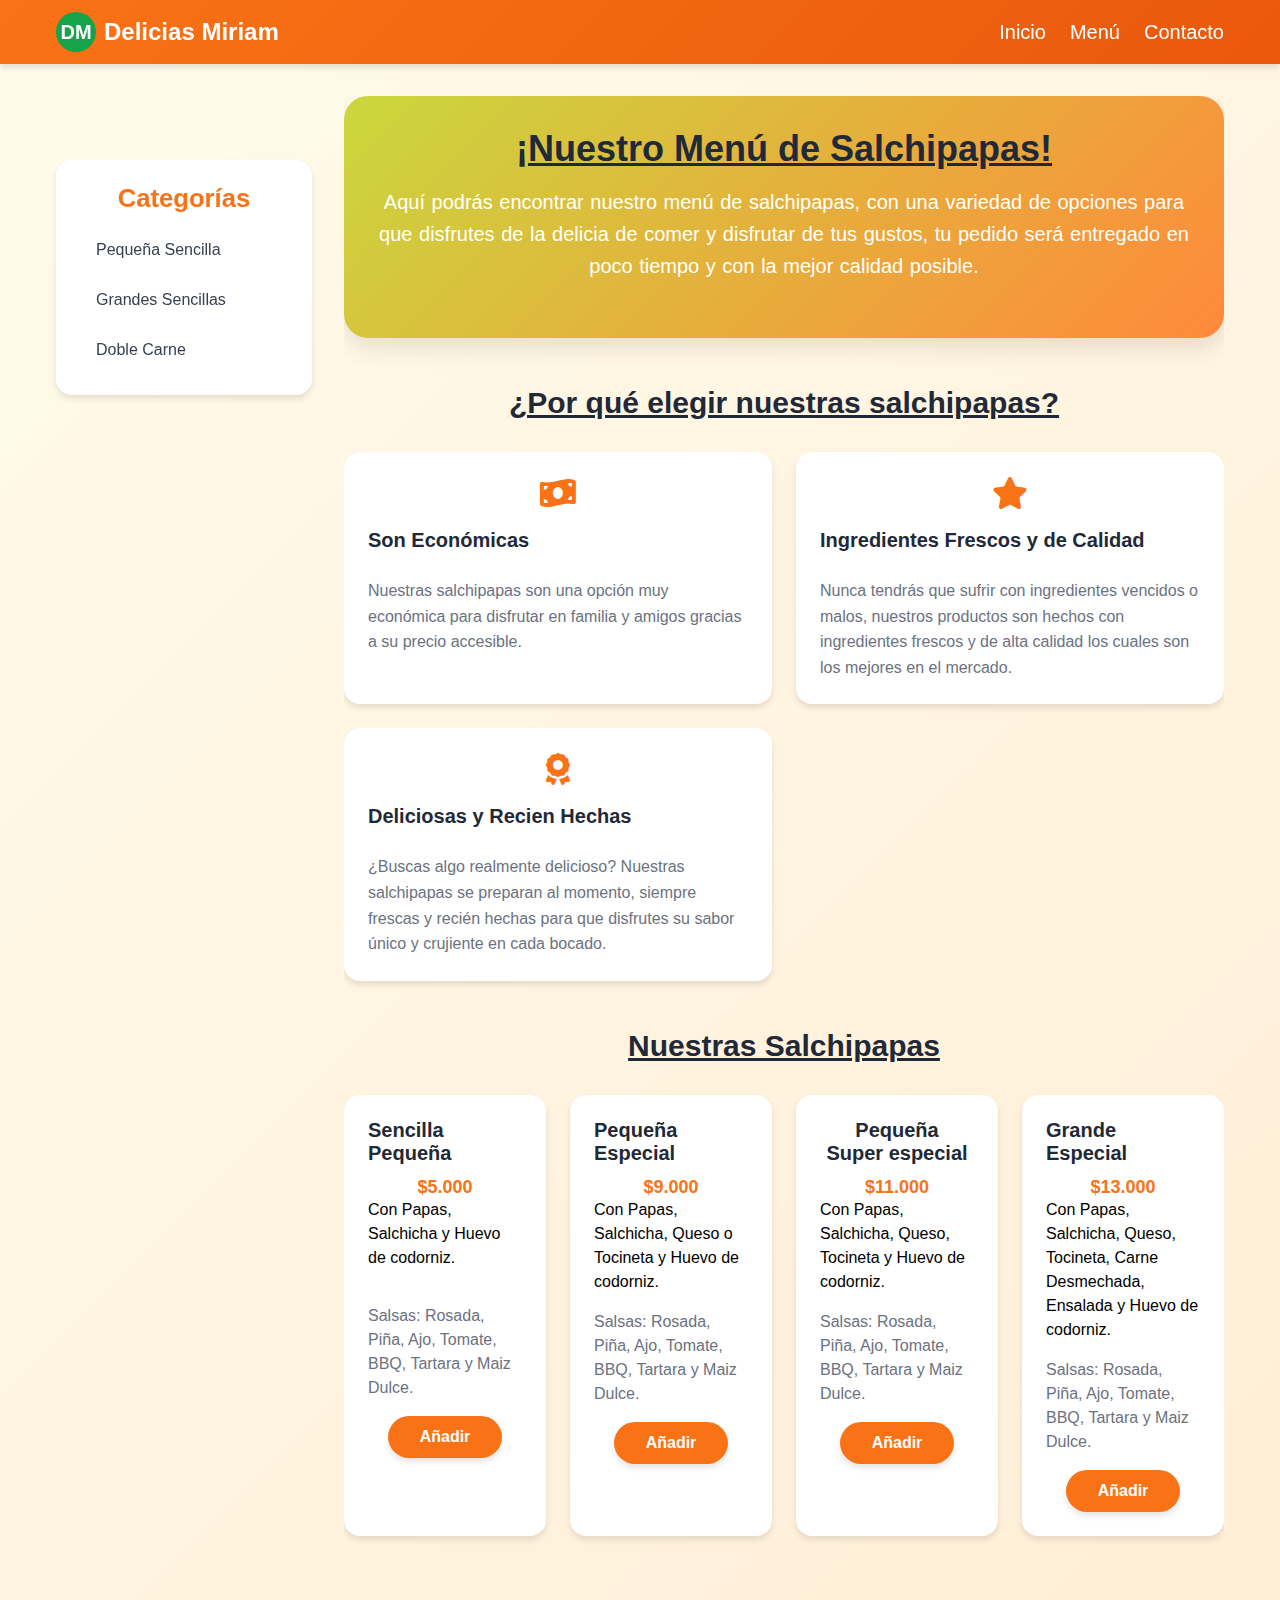
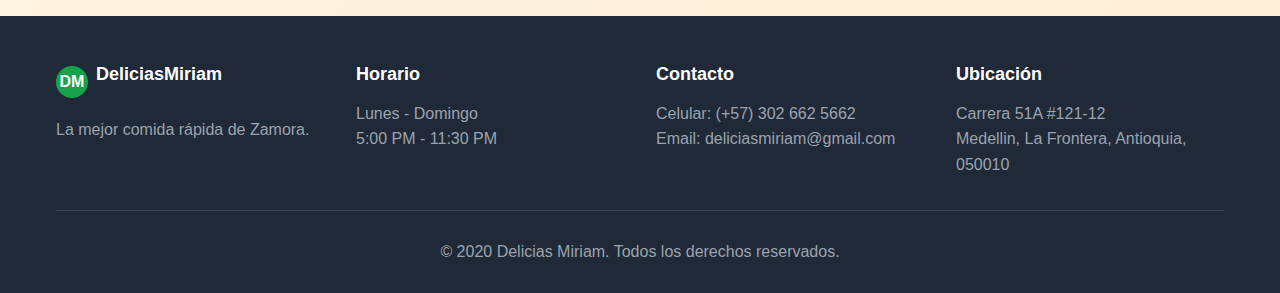
<file: menu/salchipapas.html>
<!DOCTYPE html>
<html lang="es">

<head>
    <meta charset="UTF-8">
    <meta name="viewport" content="width=device-width, initial-scale=1.0">
    <title>Delicias Miriam - Salchipapas</title>
    <link rel="stylesheet" href="https://cdnjs.cloudflare.com/ajax/libs/font-awesome/6.0.0/css/all.min.css">
    <link rel="stylesheet" href="CSS/salchipapas.css">
    <meta name="description"
        content="Delicias Miriam es una tienda de comida rápida en la ciudad de Buenos Aires, Argentina.">
    <meta name="keywords"
        content="delicias miriam, delicias, miriam, burger, hamburguesa, comida rápida, restaurante, argentina, buenos aires, comida, comida rápida, delicias miriam, delicias, miriam, burger, hamburguesa">
    <meta name="author" content="Juana">
    <link rel="shortcut icon" href="IMG/logo.jpeg" type="image/x-icon">
</head>

<body>
    <!-- Header -->
    <header>
        <div class="header-container">
            <div class="header-content">
                <div class="logo">
                    <div class="logo-icon">DM</div>
                    <div class="logo-text">Delicias Miriam</div>
                </div>

                <nav>
                    <ul>
                        <li><a href="../index.html">Inicio</a></li>
                        <li><a href="#menu">Menú</a></li>
                        <li><a href="#contact">Contacto</a></li>
                    </ul>
                </nav>
            </div>
        </div>
    </header>

    <!-- Main Content -->
    <div class="container">
        <!-- Sidebar -->
        <aside class="sidebar">
            <div class="sidebar-content">
                <center>
                    <h2>Categorías</h2>
                </center>
                <nav>
                    <ul>
                        <li><a href="#menu">Pequeña Sencilla</a></li>
                        <li><a href="#menu">Grandes Sencillas</a></li>
                        <li><a href="#menu">Doble Carne</a></li>
                    </ul>
                </nav>
            </div>
        </aside>
        <!-- Main Content -->
        <main class="main-content">
            <!-- Introduction Section -->
            <section id="home" class="intro">
                <div class="intro-content">
                    <h2>¡Nuestro Menú de Salchipapas!</h2>
                    <p>Aquí podrás encontrar nuestro menú de salchipapas, con una variedad de opciones para que
                        disfrutes de la delicia de comer y disfrutar de tus gustos, tu pedido será entregado en poco
                        tiempo y con la mejor calidad posible.</p>
                </div>
            </section>

            <section id="about" class="features">
                <h2 class="section-title">¿Por qué elegir nuestras salchipapas?</h2>
                <div class="features-grid">
                    <div class="feature-card">
                        <div class="feature-icon">
                            <center><i class="fas fa-money-bill-wave"></i></center>
                        </div>
                        <h3>Son Económicas</h3><br>
                        <p>Nuestras salchipapas son una opción muy económica para disfrutar en familia y amigos gracias
                            a su precio accesible.</p>
                    </div>
                    <div class="feature-card">
                        <div class="feature-icon">
                            <center><i class="fas fa-star"></i></center>
                        </div>
                        <h3>Ingredientes Frescos y de Calidad</h3><br>
                        <p>Nunca tendrás que sufrir con ingredientes vencidos o malos, nuestros productos son hechos con
                            ingredientes frescos y de alta calidad los cuales son los mejores en el mercado.</p>
                    </div>
                    <div class="feature-card">
                        <div class="feature-icon">
                            <center><i class="fas fa-award"></i></center>
                        </div>
                        <h3>Deliciosas y Recien Hechas</h3><br>
                        <p>¿Buscas algo realmente delicioso? Nuestras salchipapas se preparan al momento, siempre
                            frescas y recién hechas para que disfrutes su sabor único y crujiente en cada bocado.</p>
                    </div>  
                </div>
            </section>

            <!-- Menu Section -->
            <section id="menu" class="menu-section">
                <h2 class="section-title">Nuestras Salchipapas</h2>
                <div class="menu-grid">
                    <div class="menu-item" id="sencilla">
                        <div class="menu-header">
                            <h3>Sencilla Pequeña</h3>
                        </div>
                        <div class="menu-price">$5.000</div>
                        <div class="textopeq">Con Papas, Salchicha y Huevo de codorniz.</div>
                        <br>
                        <p>Salsas: Rosada, Piña, Ajo, Tomate, BBQ, Tartara y Maiz Dulce.</p>
                        <center><button class="btn">Añadir</button></center>
                    </div>
                    <div class="menu-item">
                        <div class="menu-header">
                            <h3>Pequeña Especial</h3>
                        </div>
                        <div class="menu-price">$9.000</div>
                        <div class="textopeq">Con Papas, Salchicha, Queso o Tocineta y Huevo de codorniz.</div>
                        <p>Salsas: Rosada, Piña, Ajo, Tomate, BBQ, Tartara y Maiz Dulce.</p>
                        <center><button class="btn">Añadir</button></center>
                    </div>
                    <div class="menu-item">
                        <div class="menu-header">
                            <center><h3>Pequeña<br> Super especial</h3></center>
                        </div>
                        <div class="menu-price">$11.000</div>
                        <div class="textopeq">Con Papas, Salchicha, Queso, Tocineta y Huevo de codorniz.</div>
                        <p>Salsas: Rosada, Piña, Ajo, Tomate, BBQ, Tartara y Maiz Dulce.</p>
                        <center><button class="btn">Añadir</button></center>
                    </div>
                    <div class="menu-item">
                        <div class="menu-header">
                            <h3>Grande Especial</h3>
                        </div>
                        <div class="menu-price">$13.000</div>
                        <div class="textopeq">Con Papas, Salchicha, Queso, Tocineta, Carne Desmechada, Ensalada y Huevo de codorniz.</div>
                        <p>Salsas: Rosada, Piña, Ajo, Tomate, BBQ, Tartara y Maiz Dulce.</p>
                        <center><button class="btn">Añadir</button></center>
                    </div>
                </div>
            </section>
        </main>
    </div>

    <!-- Footer -->
    <footer id="contact">
        <div class="footer-container">
            <div class="footer-grid">
                <div class="footer-section">
                    <div class="footer-logo">
                        <div class="footer-logo-icon">DM</div>
                        <h4>DeliciasMiriam</h4>
                    </div>
                    <p>La mejor comida rápida de Zamora.</p>
                </div>
                <div class="footer-section">
                    <h4>Horario</h4>
                    <p>Lunes - Domingo</p>
                    <p>5:00 PM - 11:30 PM</p>
                </div>
                <div class="footer-section">
                    <h4>Contacto</h4>
                    <p>Celular: (+57) 302 662 5662</p>
                    <p>Email: deliciasmiriam@gmail.com</p>
                </div>
                <div class="footer-section">
                    <h4>Ubicación</h4>
                    <p>Carrera 51A #121-12 </p>
                    <p>Medellin, La Frontera, Antioquia, 050010</p>
                </div>
            </div>
            <div class="footer-bottom">
                <p>&copy; 2020 Delicias Miriam. Todos los derechos reservados.</p>
            </div>
        </div>
    </footer>
</body>

</html>
</file>
<file: style.css>
/* Reset de estilos básicos para todos los elementos */
* {
    margin: 0;
    padding: 0;
    box-sizing: border-box;
}

/* Estilos generales del cuerpo */
body {
    font-family: 'Arial', sans-serif;
    background: linear-gradient(135deg, #fffbeb 0%, #ffedd5 100%);
    min-height: 100vh;
    color: #333;
}

/* ===================== HEADER ===================== */
/* Estilos del encabezado */
header {
    background: linear-gradient(135deg, #f97316 0%, #ea580c 100%);
    box-shadow: 0 4px 6px rgba(0, 0, 0, 0.1);
    position: sticky;
    top: 0;
    z-index: 1000;
}

/* Contenedor principal del header */
.header-container {
    max-width: 1200px;
    margin: 0 auto;
    padding: 0 1rem;
    display: flex;
    flex-direction: column;
    justify-content: space-between;
}

/* Distribución interna del header */
.header-content {
    display: flex;
    justify-content: space-between;
    align-items: center;
    height: 4rem;
}

/* Logo y texto del logo */
.logo {
    display: flex;
    align-items: center;
    gap: 0.5rem;
}

.logo-icon {
    width: 2.5rem;
    height: 2.5rem;
    background: #16a34a;
    border-radius: 50%;
    display: flex;
    align-items: center;
    justify-content: center;
    color: white;
    font-weight: bold;
    font-size: 1.25rem;
}

.logo-text {
    color: white;
    font-size: 1.5rem;
    font-weight: bold;
}

/* Menú de navegación principal */
nav ul {
    display: flex;
    list-style: none;
    gap: 1.5rem;
}

.header-container nav ul{
    font-size: 20px;
}

nav a {
    color: white;
    text-decoration: none;
    font-weight: 500;
    transition: color 0.3s ease;
}

nav a:hover {
    color: #fef3c7;
}

/* Iconos del header (ej: usuario, carrito) */
.header-icons {
    display: flex;
    align-items: center;
    gap: 1rem;
}

.header-icons i {
    color: white;
    font-size: 1.25rem;
}

/* Botón para menú móvil */
.menu-toggle {
    display: none;
    color: white;
    font-size: 1.5rem;
}

/* ===================== MAIN ===================== */
/* Contenedor principal de la página */
.container {
    max-width: 1200px;
    margin: 2rem auto;
    padding: 0 1rem;
    display: flex;
    gap: 2rem;
}

/* ===================== SIDEBAR ===================== */
/* Barra lateral */
.sidebar {
    width: 16rem;
    flex-shrink: 0;
}

/* Contenido de la barra lateral */
.sidebar-content {
    background: white;
    border-radius: 1rem;
    padding: 1.5rem;
    box-shadow: 0 4px 6px rgba(0, 0, 0, 0.1);
    position: sticky;
    top: 10rem;
}

/* Título de la barra lateral */
.sidebar h2 {
    color: #f97316;
    font-size: 1.6em;
    font-weight: bold;
    margin-bottom: 1rem;
}

/* Menú de navegación de la barra lateral */
.sidebar nav ul {
    list-style: none;
    display: flex;
    flex-direction: column;
    gap: 0.5rem;
}

.sidebar nav a {
    display: block;
    padding: 0.75rem 1rem;
    text-decoration: none;
    color: #374151;
    font-weight: 500;
    border-radius: 0.5rem;
    transition: all 0.3s ease;
}

.sidebar nav a:hover {
    background: #ffbd68;
}

/* ===================== CONTENIDO PRINCIPAL ===================== */
/* Área principal de contenido */
.main-content {
    flex: 1;
    overflow: hidden;
}

/* ===================== INTRODUCCIÓN ===================== */
/* Sección de introducción */
.intro {
    background: linear-gradient(135deg, #16a34a 0%, #eab308 100%);
    border-radius: 1.5rem;
    padding: 2rem;
    color: white;
    margin-bottom: 3rem;
    box-shadow: 0 10px 25px rgba(0, 0, 0, 0.1);
    display: flex;
}

.intro-content {
    max-width: 80rem
}

.intro-content p {
    line-height: 1.6;
    text-align: center;
    word-spacing: 1px;
}

.intro h2 {
    font-size: 2.25rem;
    font-weight: bold;
    margin-bottom: 1rem;
    text-align: center;
    color: #1f2937;
    text-decoration: underline;
}

.intro p {
    font-size: 1.25rem;
    margin-bottom: 1.5rem;
    line-height: 1.6;
}

.img-intro {
    display: grid;
    grid-template-columns: repeat(4, 1fr);
}

.img-intro img {
    width: 70%;
    height: 100%;
    border-radius: 20px;
}

.img-intro img:hover {
    transform: scale(1.1);
}

/* Botón principal */
.btn {
    background: #f97316;
    color: white;
    font-weight: bold;
    padding: 0.75rem 2rem;
    border: none;
    border-radius: 9999px;
    font-size: 1rem;
    box-shadow: 0 4px 6px rgba(0, 0, 0, 0.1);
}

.btn a{
    color: white;
    text-decoration: none;
}

.btn:hover {
    cursor: pointer;
    transform: scale(1.1);
}

/* ===================== CARACTERÍSTICAS ===================== */
/* Sección de características */
.features {
    margin-bottom: 3rem;
}

/* Título de sección */
.section-title {
    font-size: 1.875rem;
    font-weight: bold;
    text-align: center;
    margin-bottom: 2rem;
    color: #1f2937;
    text-decoration: underline;
}

/* Grid de características */
.features-grid {
    display: grid;
    grid-template-columns: repeat(auto-fit, minmax(280px, 1fr));
    gap: 1.5rem;
}

/* Tarjeta de característica */
.feature-card {
    background: white;
    border-radius: 1rem;
    padding: 1.5rem;
    box-shadow: 0 4px 6px rgba(0, 0, 0, 0.1);
}

.feature-icon {
    color: #f97316;
    font-size: 2rem;
    margin-bottom: 1rem;
}

.feature-card h3 {
    font-size: 1.25rem;
    font-weight: bold;
    margin-bottom: 0.5rem;
    color: #1f2937;
}

.feature-card p {
    color: #6b7280;
    line-height: 1.6;
}

/* ===================== MENÚ ===================== */
/* Sección del menú */
.menu-section {
    margin-bottom: 3rem;
    padding: 20px;
}

/* Grid del menú */
.menu-grid {
    display: grid;
    grid-template-columns: repeat(auto-fit, minmax(300px, 1fr));
    gap: 1.5rem;
}

/* Tarjeta de ítem del menú */
.menu-item {
    background: white;
    border-radius: 1rem;
    padding: 1.5rem;
    box-shadow: 0 4px 6px rgba(0, 0, 0, 0.1);
}

/* Encabezado de cada ítem del menú */
.menu-header {
    display: flex;
    justify-content: center;
    align-items: flex-start;
    margin-bottom: 0.75rem;
}

.menu-item h3 {
    font-size: 1.25rem;
    font-weight: bold;
    color: #1f2937;
}

.menu-item p{
    text-align: center;
}

/* Precio del menú */
.menu-price {
    color: #f97316;
    font-weight: bold;
    font-size: 1.125rem;
}

.menu-item p {
    color: #6b7280;
    margin-bottom: 1rem;
    line-height: 1.5;
}

/* ===================== FOOTER ===================== */
/* Pie de página */
footer {
    background: #1f2937;
    color: white;
    padding: 3rem 0 2rem;
}

/* Contenedor del footer */
.footer-container {
    max-width: 1200px;
    margin: 0 auto;
    padding: 0 1rem;
}

/* Grid del footer */
.footer-grid {
    display: grid;
    grid-template-columns: repeat(auto-fit, minmax(250px, 1fr));
    gap: 2rem;
    margin-bottom: 2rem;
}

/* Sección del footer */
.footer-section h4 {
    font-weight: bold;
    margin-bottom: 1rem;
    font-size: 1.125rem;
}

/* Logo del footer */
.footer-logo {
    display: flex;
    align-items: center;
    gap: 0.5rem;
    margin-bottom: 1rem;
}

.footer-logo-icon {
    width: 2rem;
    height: 2rem;
    background: #16a34a;
    border-radius: 50%;
    display: flex;
    align-items: center;
    justify-content: center;
    color: white;
    font-weight: bold;
}

/* Texto del footer */
.footer-section p {
    color: #9ca3af;
    line-height: 1.6;
}

/* Línea inferior del footer */
.footer-bottom {
    border-top: 1px solid #374151;
    padding-top: 2rem;
    text-align: center;
    color: #9ca3af;
}

/* ===================== RESPONSIVE ===================== */
/* Estilos responsivos para dispositivos móviles */
@media (max-width: 768px) {
    .menu-toggle {
        display: block;
    }

    .logo-text{
        display: none;
    }

    .header-content nav ul{
        font-size: 18px;
    }
    .container {
        flex-direction: column;
    }

    .sidebar {
        width: 100%;
    }

    .sidebar h2{
        font-size: 40px;
    }

    .sidebar ul li a{
        font-size: 18px;
    }

    .sidebar-content {
        position: static;
    }

    .intro h2 {
        font-size: 2.875rem;
    }

    .intro p {
        font-size: 1.125rem;
    }

    .features-grid,
    .menu-grid {
        grid-template-columns: 1fr;
    }

    .img-intro {
        display: grid;
        grid-template-columns: repeat(1, 1fr);
        gap: 10px;
    }

    .img-intro img {
        width: 50%;
        height: 100%;
    }

    .intro-content p{
        font-size: 20px;
        line-height: 1.8;
    }

    .feature-card h3{
        font-size: 25px;
        text-align: center;
    }

    .feature-card p{
        font-size: 16px;
        line-height: 1.8;
    }

    .menu-item h3{
        font-size: 25px;
    }

    .menu-item p{
        font-size: 16px;
        line-height: 1.8;
        text-align: center;
    }

    .menu-item .btn{
        font-size: 16px;
    }
}
</file>
<file: menu/CSS/desmechadas.css>
/* Reset de estilos básicos para todos los elementos */
* {
    margin: 0;
    padding: 0;
    box-sizing: border-box;
}

/* Estilos generales del cuerpo */
body {
    font-family: 'Arial', sans-serif;
    background: linear-gradient(135deg, #fffbeb 0%, #ffedd5 100%);
    min-height: 100vh;
    color: #333;
}

/* ===================== HEADER ===================== */
/* Estilos del encabezado */
header {
    background: linear-gradient(135deg, #f97316 0%, #ea580c 100%);
    box-shadow: 0 4px 6px rgba(0, 0, 0, 0.1);
    position: sticky;
    top: 0;
    z-index: 1000;
}

/* Contenedor principal del header */
.header-container {
    max-width: 1200px;
    margin: 0 auto;
    padding: 0 1rem;
}

/* Distribución interna del header */
.header-content {
    display: flex;
    justify-content: space-between;
    align-items: center;
    height: 4rem;
}

/* Logo y texto del logo */
.logo {
    display: flex;
    align-items: center;
    gap: 0.5rem;
}

.logo-icon {
    width: 2.5rem;
    height: 2.5rem;
    background: #16a34a;
    border-radius: 50%;
    display: flex;
    align-items: center;
    justify-content: center;
    color: white;
    font-weight: bold;
    font-size: 1.25rem;
}

.logo-text {
    color: white;
    font-size: 1.5rem;
    font-weight: bold;
}

/* Menú de navegación principal */
nav ul {
    display: flex;
    list-style: none;
    gap: 1.5rem;
}

nav a {
    color: white;
    text-decoration: none;
    font-weight: 500;
    transition: color 0.3s ease;
}

nav a:hover {
    color: #fef3c7;
}

/* Iconos del header (ej: usuario, carrito) */
.header-icons {
    display: flex;
    align-items: center;
    gap: 1rem;
}
.header-container nav ul{
    font-size: 20px;
}

.header-icons i {
    color: white;
    font-size: 1.25rem;
}

/* Botón para menú móvil */
.menu-toggle {
    display: none;
    color: white;
    font-size: 1.5rem;
}

/* ===================== MAIN ===================== */
/* Contenedor principal de la página */
.container {
    max-width: 1200px;
    margin: 2rem auto;
    padding: 0 1rem;
    display: flex;
    gap: 2rem;
}

/* ===================== SIDEBAR ===================== */
/* Barra lateral */
.sidebar {
    width: 16rem;
    flex-shrink: 0;
}

/* Contenido de la barra lateral */
.sidebar-content {
    background: white;
    border-radius: 1rem;
    padding: 1.5rem;
    box-shadow: 0 4px 6px rgba(0, 0, 0, 0.1);
    position: sticky;
    top: 10rem;
}

/* Título de la barra lateral */
.sidebar h2 {
    color: #f97316;
    font-size: 1.6em;
    font-weight: bold;
    margin-bottom: 1rem;
}

/* Menú de navegación de la barra lateral */
.sidebar nav ul {
    list-style: none;
    display: flex;
    flex-direction: column;
    gap: 0.5rem;
}

.sidebar nav a {
    display: block;
    padding: 0.75rem 1rem;
    text-decoration: none;
    color: #374151;
    font-weight: 500;
    border-radius: 0.5rem;
    transition: all 0.3s ease;
}

.sidebar nav a:hover {
    background: #ffbd68;
}

/* ===================== CONTENIDO PRINCIPAL ===================== */
/* Área principal de contenido */
.main-content {
    flex: 1;
    overflow: hidden;
}

/* ===================== INTRODUCCIÓN ===================== */
/* Sección de introducción */
.intro {
    background: linear-gradient(135deg, #c7a17a 0%, #fbbf24 100%);
    border-radius: 1.5rem;
    padding: 2rem;
    color: white;
    margin-bottom: 3rem;
    box-shadow: 0 10px 25px rgba(0, 0, 0, 0.1);
    display: flex;
}

.intro-content {
    max-width: 80rem
}

.intro-content p {
    line-height: 1.6;
    text-align: center;
    word-spacing: 1px;
}

.intro h2 {
    font-size: 2.25rem;
    font-weight: bold;
    margin-bottom: 1rem;
    text-align: center;
    color: #1f2937;
    text-decoration: underline;
}

.intro p {
    font-size: 1.25rem;
    margin-bottom: 1.5rem;
    line-height: 1.6;
}

.img-intro {
    display: grid;
    grid-template-columns: repeat(4, 1fr);
}

.img-intro img {
    width: 70%;
    height: 100%;
    border-radius: 20px;
}

.img-intro img:hover {
    transform: scale(1.1);
}

/* Botón principal */
.btn {
    background: #f97316;
    color: white;
    font-weight: bold;
    padding: 0.75rem 2rem;
    border: none;
    border-radius: 9999px;
    font-size: 1rem;
    box-shadow: 0 4px 6px rgba(0, 0, 0, 0.1);
    align-self: flex-end;
    margin-top: auto;
    display: block;
}

.btn a{
    color: white;
    text-decoration: none;
}

.btn:hover {
    cursor: pointer;
    transform: scale(1.1);
}

/* ===================== CARACTERÍSTICAS ===================== */
/* Sección de características */
.features {
    margin-bottom: 3rem;
}

/* Título de sección */
.section-title {
    font-size: 1.875rem;
    font-weight: bold;
    text-align: center;
    margin-bottom: 2rem;
    color: #1f2937;
    text-decoration: underline;
}

/* Grid de características */
.features-grid {
    display: grid;
    grid-template-columns: repeat(auto-fit, minmax(280px, 1fr));
    gap: 1.5rem;
}

/* Tarjeta de característica */
.feature-card {
    background: white;
    border-radius: 1rem;
    padding: 1.5rem;
    box-shadow: 0 4px 6px rgba(0, 0, 0, 0.1);
}

.feature-icon {
    color: #f97316;
    font-size: 2rem;
    margin-bottom: 1rem;
}

.feature-card h3 {
    display: flex;
    flex-direction: column;
    align-items: center;
    font-size: 1.25rem;
    font-weight: bold;
    margin-bottom: 0.5rem;
    color: #1f2937;
}

.feature-card p {
    color: #6b7280;
    line-height: 1.6;
}

/* ===================== MENÚ ======@=============== */
/* Sección del menú */
.menu-section {
    margin-bottom: 3rem;
}

/* Grid del menú */
.menu-grid {
    display: grid;
    grid-template-columns: repeat(3, 1fr);
    gap: 1.5rem;
}

/* Tarjeta de ítem del menú */
/* .menu-item {
    display: flex;
    flex-direction: column;
    align-items: center;
    background: white;
    border-radius: 1rem;
    padding: 1.5rem;
    box-shadow: 0 4px 6px rgba(0, 0, 0, 0.1);
}

.menu-item .btn{
    align-items: flex-end;
} */
.menu-item {
    display: flex;
    flex-direction: column;
    align-items: center;
    background: white;
    border-radius: 1rem;
    padding: 1.5rem;
    box-shadow: 0 4px 6px rgba(0, 0, 0, 0.1);
}

.menu-item p{
    flex-direction: column;
    align-items: center;
}

.menu-item .btn {
    margin-top: auto;       
    align-self: center;     
    background: #f97316;
    color: white;
    font-weight: bold;
    padding: 0.75rem 2rem;
    border: none;
    border-radius: 9999px;
    font-size: 1rem;
    box-shadow: 0 4px 6px rgba(0, 0, 0, 0.1);
}

/* Encabezado de cada ítem del menú */
.menu-header {
    display: flex;
    justify-content: center;
    align-items: flex-start;
    margin-bottom: 0.75rem;
}

.menu-item h3 {
    font-size: 1.25rem;
    font-weight: bold;
    color: #1f2937;
}

/* Precio del menú */
.menu-price {
    color: #f97316;
    font-weight: bold;
    font-size: 1.125rem;
    display: flex;
    flex-direction: column;
    align-items: center;
}

.menu-item p {
    color: #6b7280;
    margin-bottom: 1rem;
    line-height: 1.5;
}
.menu-item img {
    width: 100%;
    height: 50%;
}

.textopeq {
    color: #000000;
    margin-bottom: 1rem;
    line-height: 1.5;
}


/* ===================== FOOTER ===================== */
/* Pie de página */
footer {
    background: #1f2937;
    color: white;
    padding: 3rem 0 2rem;
}

/* Contenedor del footer */
.footer-container {
    max-width: 1200px;
    margin: 0 auto;
    padding: 0 1rem;
}

/* Grid del footer */
.footer-grid {
    display: grid;
    grid-template-columns: repeat(auto-fit, minmax(250px, 1fr));
    gap: 2rem;
    margin-bottom: 2rem;
}

/* Sección del footer */
.footer-section h4 {
    font-weight: bold;
    margin-bottom: 1rem;
    font-size: 1.125rem;
}

/* Logo del footer */
.footer-logo {
    display: flex;
    align-items: center;
    gap: 0.5rem;
    margin-bottom: 1rem;
}

.footer-logo-icon {
    width: 2rem;
    height: 2rem;
    background: #16a34a;
    border-radius: 50%;
    display: flex;
    align-items: center;
    justify-content: center;
    color: white;
    font-weight: bold;
}

/* Texto del footer */
.footer-section p {
    color: #9ca3af;
    line-height: 1.6;
}

/* Línea inferior del footer */
.footer-bottom {
    border-top: 1px solid #374151;
    padding-top: 2rem;
    text-align: center;
    color: #9ca3af;
}

/* ===================== RESPONSIVE ===================== */
/* Estilos responsivos para dispositivos móviles */
@media (max-width: 768px) {
    .menu-toggle {
        display: block;
    }

    .logo-text{
        display: none;
    }

    .header-content nav ul{
        font-size: 18px;
    }
    .container {
        flex-direction: column;
    }

    .sidebar {
        width: 100%;
    }

    .sidebar h2{
        font-size: 40px;
    }

    .sidebar ul li a{
        font-size: 18px;
    }

    .sidebar-content {
        position: static;
    }

    .intro h2 {
        font-size: 2.875rem;
    }

    .intro p {
        font-size: 1.125rem;
    }

    .features-grid,
    .menu-grid {
        grid-template-columns: 1fr;
    }

    .img-intro {
        display: grid;
        grid-template-columns: repeat(1, 1fr);
        gap: 10px;
    }

    .img-intro img {
        width: 50%;
        height: 100%;
    }

    .intro-content p{
        font-size: 20px;
        line-height: 1.8;
    }

    .feature-card h3{
        font-size: 25px;
        text-align: center;
    }

    .feature-card p{
        font-size: 16px;
        line-height: 1.8;
    }

    .menu-item h3{
        font-size: 25px;
    }

    .menu-item p{
        font-size: 16px;
        line-height: 1.8;
        text-align: center;
    }

    .menu-item .btn{
        font-size: 16px;
    }
}
@media (max-width: 1200px) {
    .menu-item img {
        width: 100%;
        height: 35%;
    }
}
</file>
<file: menu/CSS/hamburguesa.css>
/* Reset de estilos básicos para todos los elementos */
* {
    margin: 0;
    padding: 0;
    box-sizing: border-box;
}

/* Estilos generales del cuerpo */
body {
    font-family: 'Arial', sans-serif;
    background: linear-gradient(135deg, #fffbeb 0%, #ffedd5 100%);
    min-height: 100vh;
    color: #333;
}

/* ===================== HEADER ===================== */
/* Estilos del encabezado */
header {
    background: linear-gradient(135deg, #f97316 0%, #ea580c 100%);
    box-shadow: 0 4px 6px rgba(0, 0, 0, 0.1);
    position: sticky;
    top: 0;
    z-index: 1000;
}

/* Contenedor principal del header */
.header-container {
    max-width: 1200px;
    margin: 0 auto;
    padding: 0 1rem;
}

/* Distribución interna del header */
.header-content {
    display: flex;
    justify-content: space-between;
    align-items: center;
    height: 4rem;
}

/* Logo y texto del logo */
.logo {
    display: flex;
    align-items: center;
    gap: 0.5rem;
}

.logo-icon {
    width: 2.5rem;
    height: 2.5rem;
    background: #16a34a;
    border-radius: 50%;
    display: flex;
    align-items: center;
    justify-content: center;
    color: white;
    font-weight: bold;
    font-size: 1.25rem;
}

.logo-text {
    color: white;
    font-size: 1.5rem;
    font-weight: bold;
}

/* Menú de navegación principal */
nav ul {
    display: flex;
    list-style: none;
    gap: 1.5rem;
}

nav a {
    color: white;
    text-decoration: none;
    font-weight: 500;
    transition: color 0.3s ease;
}

nav a:hover {
    color: #fef3c7;
}

/* Iconos del header (ej: usuario, carrito) */
.header-icons {
    display: flex;
    align-items: center;
    gap: 1rem;
}

.header-icons i {
    color: white;
    font-size: 1.25rem;
}

/* Botón para menú móvil */
.menu-toggle {
    display: none;
    color: white;
    font-size: 1.5rem;
}

/* ===================== MAIN ===================== */
/* Contenedor principal de la página */
.container {
    max-width: 1200px;
    margin: 2rem auto;
    padding: 0 1rem;
    display: flex;
    gap: 2rem;
}

/* ===================== SIDEBAR ===================== */
/* Barra lateral */
.sidebar {
    width: 16rem;
    flex-shrink: 0;
}

/* Contenido de la barra lateral */
.sidebar-content {
    background: white;
    border-radius: 1rem;
    padding: 1.5rem;
    box-shadow: 0 4px 6px rgba(0, 0, 0, 0.1);
    position: sticky;
    top: 10rem;
}

/* Título de la barra lateral */
.sidebar h2 {
    color: #f97316;
    font-size: 1.6em;
    font-weight: bold;
    margin-bottom: 1rem;
}

/* Menú de navegación de la barra lateral */
.sidebar nav ul {
    list-style: none;
    display: flex;
    flex-direction: column;
    gap: 0.5rem;
}

.sidebar nav a {
    display: block;
    padding: 0.75rem 1rem;
    text-decoration: none;
    color: #374151;
    font-weight: 500;
    border-radius: 0.5rem;
    transition: all 0.3s ease;
}

.sidebar nav a:hover {
    background: #ffbd68;
}

/* ===================== CONTENIDO PRINCIPAL ===================== */
/* Área principal de contenido */
.main-content {
    flex: 1;
    overflow: hidden;
}

/* ===================== INTRODUCCIÓN ===================== */
/* Sección de introducción */
.intro {
    background: linear-gradient(135deg, #ffbf58 0%, #08ea2e 100%);
    border-radius: 1.5rem;
    padding: 2rem;
    color: white;
    margin-bottom: 3rem;
    box-shadow: 0 10px 25px rgba(0, 0, 0, 0.1);
    display: flex;
}

.intro-content {
    max-width: 80rem
}

.intro-content p {
    line-height: 1.6;
    text-align: center;
    word-spacing: 1px;
}

.intro h2 {
    font-size: 2.25rem;
    font-weight: bold;
    margin-bottom: 1rem;
    text-align: center;
    color: #1f2937;
    text-decoration: underline;
}

.intro p {
    font-size: 1.25rem;
    margin-bottom: 1.5rem;
    line-height: 1.6;
}

.img-intro {
    display: grid;
    grid-template-columns: repeat(4, 1fr);
}

.img-intro img {
    width: 70%;
    height: 100%;
    border-radius: 20px;
}

.img-intro img:hover {
    transform: scale(1.1);
}

/* Botón principal */
.btn {
    background: #f97316;
    color: white;
    font-weight: bold;
    padding: 0.75rem 2rem;
    border: none;
    border-radius: 9999px;
    font-size: 1rem;
    box-shadow: 0 4px 6px rgba(0, 0, 0, 0.1);
}

.btn a{
    color: white;
    text-decoration: none;
}

.btn:hover {
    cursor: pointer;
    transform: scale(1.1);
}

/* ===================== CARACTERÍSTICAS ===================== */
/* Sección de características */
.features {
    margin-bottom: 3rem;
}

/* Título de sección */
.section-title {
    font-size: 1.875rem;
    font-weight: bold;
    text-align: center;
    margin-bottom: 2rem;
    color: #1f2937;
    text-decoration: underline;
}

/* Grid de características */
.features-grid {
    display: grid;
    grid-template-columns: repeat(auto-fit, minmax(280px, 1fr));
    gap: 1.5rem;
}

/* Tarjeta de característica */
.feature-card {
    background: white;
    border-radius: 1rem;
    padding: 1.5rem;
    box-shadow: 0 4px 6px rgba(0, 0, 0, 0.1);
}

.feature-icon {
    color: #f97316;
    font-size: 2rem;
    margin-bottom: 1rem;
}

.feature-card h3 {
    font-size: 1.25rem;
    font-weight: bold;
    margin-bottom: 0.5rem;
    color: #1f2937;
}

.feature-card p {
    color: #6b7280;
    line-height: 1.6;
}

/* ===================== MENÚ ======@=============== */
/* Sección del menú */
.menu-section {
    margin-bottom: 3rem;
}

/* Grid del menú */
.menu-grid {
    display: grid;
    grid-template-columns: repeat(4, 1fr);
    gap: 1.5rem;
}

/* Tarjeta de ítem del menú */
.menu-item {
    display: flex;
    flex-direction: column;
    align-items: center;
    background: white;
    border-radius: 1rem;
    padding: 1.5rem;
    box-shadow: 0 4px 6px rgba(0, 0, 0, 0.1);
}

.menu-item .btn {
    margin-top: auto;       
    align-self: center;     
    background: #f97316;
    color: white;
    font-weight: bold;
    padding: 0.75rem 2rem;
    border: none;
    border-radius: 9999px;
    font-size: 1rem;
    box-shadow: 0 4px 6px rgba(0, 0, 0, 0.1);
}

/* Encabezado de cada ítem del menú */
.menu-header {
    display: flex;
    justify-content: center;
    align-items: flex-start;
    margin-bottom: 0.75rem;
}

.menu-item h3 {
    font-size: 1.25rem;
    font-weight: bold;
    color: #1f2937;
}

/* Precio del menú */
.menu-price {
    color: #f97316;
    font-weight: bold;
    font-size: 1.125rem;
    display: flex;
    flex-direction: column;
    align-items: center;
}

.menu-item p {
    color: #6b7280;
    margin-bottom: 1rem;
    line-height: 1.5;
}
.menu-item img {
    width: 100%;
    height: 50%;
}

.textopeq {
    color: #000000;
    margin-bottom: 1rem;
    line-height: 1.5;
}


/* ===================== FOOTER ===================== */
/* Pie de página */
footer {
    background: #1f2937;
    color: white;
    padding: 3rem 0 2rem;
}

/* Contenedor del footer */
.footer-container {
    max-width: 1200px;
    margin: 0 auto;
    padding: 0 1rem;
}

/* Grid del footer */
.footer-grid {
    display: grid;
    grid-template-columns: repeat(auto-fit, minmax(250px, 1fr));
    gap: 2rem;
    margin-bottom: 2rem;
}

/* Sección del footer */
.footer-section h4 {
    font-weight: bold;
    margin-bottom: 1rem;
    font-size: 1.125rem;
}

/* Logo del footer */
.footer-logo {
    display: flex;
    align-items: center;
    gap: 0.5rem;
    margin-bottom: 1rem;
}

.footer-logo-icon {
    width: 2rem;
    height: 2rem;
    background: #16a34a;
    border-radius: 50%;
    display: flex;
    align-items: center;
    justify-content: center;
    color: white;
    font-weight: bold;
}

/* Texto del footer */
.footer-section p {
    color: #9ca3af;
    line-height: 1.6;
}

/* Línea inferior del footer */
.footer-bottom {
    border-top: 1px solid #374151;
    padding-top: 2rem;
    text-align: center;
    color: #9ca3af;
}
.header-container nav ul{
    font-size: 20px;
}

/* ===================== RESPONSIVE ===================== */
/* Estilos responsivos para dispositivos móviles */
@media (max-width: 768px) {
    .menu-toggle {
        display: block;
    }

    .logo-text{
        display: none;
    }

    .header-content nav ul{
        font-size: 18px;
    }
    .container {
        flex-direction: column;
    }

    .sidebar {
        width: 100%;
    }

    .sidebar h2{
        font-size: 40px;
    }

    .sidebar ul li a{
        font-size: 18px;
    }

    .sidebar-content {
        position: static;
    }

    .intro h2 {
        font-size: 2.875rem;
    }

    .intro p {
        font-size: 1.125rem;
    }

    .features-grid,
    .menu-grid {
        grid-template-columns: 1fr;
    }

    .img-intro {
        display: grid;
        grid-template-columns: repeat(1, 1fr);
        gap: 10px;
    }

    .img-intro img {
        width: 50%;
        height: 100%;
    }

    .intro-content p{
        font-size: 20px;
        line-height: 1.8;
    }

    .feature-card h3{
        font-size: 25px;
        text-align: center;
    }

    .feature-card p{
        font-size: 16px;
        line-height: 1.8;
    }

    .menu-item h3{
        font-size: 25px;
    }

    .menu-item p{
        font-size: 16px;
        line-height: 1.8;
        text-align: center;
    }

    .menu-item .btn{
        font-size: 16px;
    }
}
@media (max-width: 1200px) {
    .menu-item img {
        width: 100%;
        height: 35%;
    }
}
</file>
<file: menu/CSS/otros.css>
/* Reset de estilos básicos para todos los elementos */
* {
    margin: 0;
    padding: 0;
    box-sizing: border-box;
}

/* Estilos generales del cuerpo */
body {
    font-family: 'Arial', sans-serif;
    background: linear-gradient(135deg, #fffbeb 0%, #ffedd5 100%);
    min-height: 100vh;
    color: #333;
}

/* ===================== HEADER ===================== */
/* Estilos del encabezado */
header {
    background: linear-gradient(135deg, #f97316 0%, #ea580c 100%);
    box-shadow: 0 4px 6px rgba(0, 0, 0, 0.1);
    position: sticky;
    top: 0;
    z-index: 1000;
}

/* Contenedor principal del header */
.header-container {
    max-width: 1200px;
    margin: 0 auto;
    padding: 0 1rem;
}

/* Distribución interna del header */
.header-content {
    display: flex;
    justify-content: space-between;
    align-items: center;
    height: 4rem;
}

/* Logo y texto del logo */
.logo {
    display: flex;
    align-items: center;
    gap: 0.5rem;
}

.logo-icon {
    width: 2.5rem;
    height: 2.5rem;
    background: #16a34a;
    border-radius: 50%;
    display: flex;
    align-items: center;
    justify-content: center;
    color: white;
    font-weight: bold;
    font-size: 1.25rem;
}

.logo-text {
    color: white;
    font-size: 1.5rem;
    font-weight: bold;
}

/* Menú de navegación principal */
nav ul {
    display: flex;
    list-style: none;
    gap: 1.5rem;
}

nav a {
    color: white;
    text-decoration: none;
    font-weight: 500;
    transition: color 0.3s ease;
}

nav a:hover {
    color: #fef3c7;
}

/* Iconos del header (ej: usuario, carrito) */
.header-icons {
    display: flex;
    align-items: center;
    gap: 1rem;
}

.header-icons i {
    color: white;
    font-size: 1.25rem;
}

/* Botón para menú móvil */
.menu-toggle {
    display: none;
    color: white;
    font-size: 1.5rem;
}

/* ===================== MAIN ===================== */
/* Contenedor principal de la página */
.container {
    max-width: 1200px;
    margin: 2rem auto;
    padding: 0 1rem;
    display: flex;
    gap: 2rem;
}

/* ===================== SIDEBAR ===================== */
/* Barra lateral */
.sidebar {
    width: 16rem;
    flex-shrink: 0;
}

/* Contenido de la barra lateral */
.sidebar-content {
    background: white;
    border-radius: 1rem;
    padding: 1.5rem;
    box-shadow: 0 4px 6px rgba(0, 0, 0, 0.1);
    position: sticky;
    top: 10rem;
}

/* Título de la barra lateral */
.sidebar h2 {
    color: #f97316;
    font-size: 1.6em;
    font-weight: bold;
    margin-bottom: 1rem;
}

/* Menú de navegación de la barra lateral */
.sidebar nav ul {
    list-style: none;
    display: flex;
    flex-direction: column;
    gap: 0.5rem;
}

.sidebar nav a {
    display: block;
    padding: 0.75rem 1rem;
    text-decoration: none;
    color: #374151;
    font-weight: 500;
    border-radius: 0.5rem;
    transition: all 0.3s ease;
}

.sidebar nav a:hover {
    background: #ffbd68;
}

/* ===================== CONTENIDO PRINCIPAL ===================== */
/* Área principal de contenido */
.main-content {
    flex: 1;
    overflow: hidden;
}

/* ===================== INTRODUCCIÓN ===================== */
/* Sección de introducción */
.intro {
    background: linear-gradient(135deg, #c7a17a 0%, #fbbf24 100%);
    border-radius: 1.5rem;
    padding: 2rem;
    color: white;
    margin-bottom: 3rem;
    box-shadow: 0 10px 25px rgba(0, 0, 0, 0.1);
    display: flex;
}

.intro-content {
    max-width: 80rem
}

.intro-content p {
    line-height: 1.6;
    text-align: center;
    word-spacing: 1px;
}

.intro h2 {
    font-size: 2.25rem;
    font-weight: bold;
    margin-bottom: 1rem;
    text-align: center;
    color: #1f2937;
    text-decoration: underline;
}

.intro p {
    font-size: 1.25rem;
    margin-bottom: 1.5rem;
    line-height: 1.6;
}

.img-intro {
    display: grid;
    grid-template-columns: repeat(4, 1fr);
}

.img-intro img {
    width: 70%;
    height: 100%;
    border-radius: 20px;
}

.img-intro img:hover {
    transform: scale(1.1);
}

/* Botón principal */
.btn {
    background: #f97316;
    color: white;
    font-weight: bold;
    padding: 0.75rem 2rem;
    border: none;
    border-radius: 9999px;
    font-size: 1rem;
    box-shadow: 0 4px 6px rgba(0, 0, 0, 0.1);
    align-self: flex-end;
    margin-top: auto;
    display: block;
}

.btn a{
    color: white;
    text-decoration: none;
}

.btn:hover {
    cursor: pointer;
    transform: scale(1.1);
}

/* ===================== CARACTERÍSTICAS ===================== */
/* Sección de características */
.features {
    margin-bottom: 3rem;
}

/* Título de sección */
.section-title {
    font-size: 1.875rem;
    font-weight: bold;
    text-align: center;
    margin-bottom: 2rem;
    color: #1f2937;
    text-decoration: underline;
}

/* Grid de características */
.features-grid {
    display: grid;
    grid-template-columns: repeat(auto-fit, minmax(280px, 1fr));
    gap: 1.5rem;
}

/* Tarjeta de característica */
.feature-card {
    background: white;
    border-radius: 1rem;
    padding: 1.5rem;
    box-shadow: 0 4px 6px rgba(0, 0, 0, 0.1);
}

.feature-icon {
    color: #f97316;
    font-size: 2rem;
    margin-bottom: 1rem;
}

.feature-card h3 {
    display: flex;
    flex-direction: column;
    align-items: center;
    font-size: 1.25rem;
    font-weight: bold;
    margin-bottom: 0.5rem;
    color: #1f2937;
}

.feature-card p {
    color: #6b7280;
    line-height: 1.6;
}

/* ===================== MENÚ ======@=============== */
/* Sección del menú */
.menu-section {
    margin-bottom: 3rem;
}

/* Grid del menú */
.menu-grid {
    display: grid;
    grid-template-columns: repeat(3, 1fr);
    gap: 1.5rem;
}

/* Tarjeta de ítem del menú */
/* .menu-item {
    display: flex;
    flex-direction: column;
    align-items: center;
    background: white;
    border-radius: 1rem;
    padding: 1.5rem;
    box-shadow: 0 4px 6px rgba(0, 0, 0, 0.1);
}

.menu-item .btn{
    align-items: flex-end;
} */
.menu-item {
    display: flex;
    flex-direction: column;
    align-items: center;
    background: white;
    border-radius: 1rem;
    padding: 1.5rem;
    box-shadow: 0 4px 6px rgba(0, 0, 0, 0.1);
}

.menu-item p{
    flex-direction: column;
    align-items: center;
}

.menu-item .btn {
    margin-top: auto;       
    align-self: center;     
    background: #f97316;
    color: white;
    font-weight: bold;
    padding: 0.75rem 2rem;
    border: none;
    border-radius: 9999px;
    font-size: 1rem;
    box-shadow: 0 4px 6px rgba(0, 0, 0, 0.1);
}

/* Encabezado de cada ítem del menú */
.menu-header {
    display: flex;
    justify-content: center;
    align-items: flex-start;
    margin-bottom: 0.75rem;
}

.menu-item h3 {
    font-size: 1.25rem;
    font-weight: bold;
    color: #1f2937;
}

/* Precio del menú */
.menu-price {
    color: #f97316;
    font-weight: bold;
    font-size: 1.125rem;
    display: flex;
    flex-direction: column;
    align-items: center;
}

.menu-item p {
    color: #6b7280;
    margin-bottom: 1rem;
    line-height: 1.5;
}
.menu-item img {
    width: 100%;
    height: 50%;
}

.textopeq {
    color: #000000;
    margin-bottom: 1rem;
    line-height: 1.5;
}


/* ===================== FOOTER ===================== */
/* Pie de página */
footer {
    background: #1f2937;
    color: white;
    padding: 3rem 0 2rem;
}

/* Contenedor del footer */
.footer-container {
    max-width: 1200px;
    margin: 0 auto;
    padding: 0 1rem;
}

/* Grid del footer */
.footer-grid {
    display: grid;
    grid-template-columns: repeat(auto-fit, minmax(250px, 1fr));
    gap: 2rem;
    margin-bottom: 2rem;
}

/* Sección del footer */
.footer-section h4 {
    font-weight: bold;
    margin-bottom: 1rem;
    font-size: 1.125rem;
}

/* Logo del footer */
.footer-logo {
    display: flex;
    align-items: center;
    gap: 0.5rem;
    margin-bottom: 1rem;
}

.footer-logo-icon {
    width: 2rem;
    height: 2rem;
    background: #16a34a;
    border-radius: 50%;
    display: flex;
    align-items: center;
    justify-content: center;
    color: white;
    font-weight: bold;
}

/* Texto del footer */
.footer-section p {
    color: #9ca3af;
    line-height: 1.6;
}

/* Línea inferior del footer */
.footer-bottom {
    border-top: 1px solid #374151;
    padding-top: 2rem;
    text-align: center;
    color: #9ca3af;
}
.header-container nav ul{
    font-size: 20px;
}

/* ===================== RESPONSIVE ===================== */
/* Estilos responsivos para dispositivos móviles */
@media (max-width: 768px) {
    .menu-toggle {
        display: block;
    }

    .logo-text{
        display: none;
    }

    .header-content nav ul{
        font-size: 18px;
    }
    .container {
        flex-direction: column;
    }

    .sidebar {
        width: 100%;
    }

    .sidebar h2{
        font-size: 40px;
    }

    .sidebar ul li a{
        font-size: 18px;
    }

    .sidebar-content {
        position: static;
    }

    .intro h2 {
        font-size: 2.875rem;
    }

    .intro p {
        font-size: 1.125rem;
    }

    .features-grid,
    .menu-grid {
        grid-template-columns: 1fr;
    }

    .img-intro {
        display: grid;
        grid-template-columns: repeat(1, 1fr);
        gap: 10px;
    }

    .img-intro img {
        width: 50%;
        height: 100%;
    }

    .intro-content p{
        font-size: 20px;
        line-height: 1.8;
    }

    .feature-card h3{
        font-size: 25px;
        text-align: center;
    }

    .feature-card p{
        font-size: 16px;
        line-height: 1.8;
    }

    .menu-item h3{
        font-size: 25px;
    }

    .menu-item p{
        font-size: 16px;
        line-height: 1.8;
        text-align: center;
    }

    .menu-item .btn{
        font-size: 16px;
    }
}
@media (max-width: 1200px) {
    .menu-item img {
        width: 100%;
        height: 35%;
    }
}
</file>
<file: menu/CSS/perros.css>
/* Reset de estilos básicos para todos los elementos */
* {
    margin: 0;
    padding: 0;
    box-sizing: border-box;
}

/* Estilos generales del cuerpo */
body {
    font-family: 'Arial', sans-serif;
    background: linear-gradient(135deg, #fffbeb 0%, #ffedd5 100%);
    min-height: 100vh;
    color: #333;
}

/* ===================== HEADER ===================== */
/* Estilos del encabezado */
header {
    background: linear-gradient(135deg, #f97316 0%, #ea580c 100%);
    box-shadow: 0 4px 6px rgba(0, 0, 0, 0.1);
    position: sticky;
    top: 0;
    z-index: 1000;
}

/* Contenedor principal del header */
.header-container {
    max-width: 1200px;
    margin: 0 auto;
    padding: 0 1rem;
}

/* Distribución interna del header */
.header-content {
    display: flex;
    justify-content: space-between;
    align-items: center;
    height: 4rem;
}

/* Logo y texto del logo */
.logo {
    display: flex;
    align-items: center;
    gap: 0.5rem;
}

.logo-icon {
    width: 2.5rem;
    height: 2.5rem;
    background: #16a34a;
    border-radius: 50%;
    display: flex;
    align-items: center;
    justify-content: center;
    color: white;
    font-weight: bold;
    font-size: 1.25rem;
}

.logo-text {
    color: white;
    font-size: 1.5rem;
    font-weight: bold;
}

/* Menú de navegación principal */
nav ul {
    display: flex;
    list-style: none;
    gap: 1.5rem;
}

nav a {
    color: white;
    text-decoration: none;
    font-weight: 500;
    transition: color 0.3s ease;
}

nav a:hover {
    color: #fef3c7;
}

/* Iconos del header (ej: usuario, carrito) */
.header-icons {
    display: flex;
    align-items: center;
    gap: 1rem;
}

.header-icons i {
    color: white;
    font-size: 1.25rem;
}

/* Botón para menú móvil */
.menu-toggle {
    display: none;
    color: white;
    font-size: 1.5rem;
}

/* ===================== MAIN ===================== */
/* Contenedor principal de la página */
.container {
    max-width: 1200px;
    margin: 2rem auto;
    padding: 0 1rem;
    display: flex;
    gap: 2rem;
}

/* ===================== SIDEBAR ===================== */
/* Barra lateral */
.sidebar {
    width: 16rem;
    flex-shrink: 0;
}

/* Contenido de la barra lateral */
.sidebar-content {
    background: white;
    border-radius: 1rem;
    padding: 1.5rem;
    box-shadow: 0 4px 6px rgba(0, 0, 0, 0.1);
    position: sticky;
    top: 10rem;
}

/* Título de la barra lateral */
.sidebar h2 {
    color: #f97316;
    font-size: 1.6em;
    font-weight: bold;
    margin-bottom: 1rem;
}

/* Menú de navegación de la barra lateral */
.sidebar nav ul {
    list-style: none;
    display: flex;
    flex-direction: column;
    gap: 0.5rem;
}

.sidebar nav a {
    display: block;
    padding: 0.75rem 1rem;
    text-decoration: none;
    color: #374151;
    font-weight: 500;
    border-radius: 0.5rem;
    transition: all 0.3s ease;
}

.sidebar nav a:hover {
    background: #ffbd68;
}

/* ===================== CONTENIDO PRINCIPAL ===================== */
/* Área principal de contenido */
.main-content {
    flex: 1;
    overflow: hidden;
}

/* ===================== INTRODUCCIÓN ===================== */
/* Sección de introducción */
.intro {
    background: linear-gradient(135deg, #c7a17a 0%, #fbbf24 100%);
    border-radius: 1.5rem;
    padding: 2rem;
    color: white;
    margin-bottom: 3rem;
    box-shadow: 0 10px 25px rgba(0, 0, 0, 0.1);
    display: flex;
}

.intro-content {
    max-width: 80rem
}

.intro-content p {
    line-height: 1.6;
    text-align: center;
    word-spacing: 1px;
}

.intro h2 {
    font-size: 2.25rem;
    font-weight: bold;
    margin-bottom: 1rem;
    text-align: center;
    color: #1f2937;
    text-decoration: underline;
}

.intro p {
    font-size: 1.25rem;
    margin-bottom: 1.5rem;
    line-height: 1.6;
}

.img-intro {
    display: grid;
    grid-template-columns: repeat(4, 1fr);
}

.img-intro img {
    width: 70%;
    height: 100%;
    border-radius: 20px;
}

.img-intro img:hover {
    transform: scale(1.1);
}

/* Botón principal */
.btn {
    background: #f97316;
    color: white;
    font-weight: bold;
    padding: 0.75rem 2rem;
    border: none;
    border-radius: 9999px;
    font-size: 1rem;
    box-shadow: 0 4px 6px rgba(0, 0, 0, 0.1);
    align-self: flex-end;
    margin-top: auto;
    display: block;
}

.btn a{
    color: white;
    text-decoration: none;
}

.btn:hover {
    cursor: pointer;
    transform: scale(1.1);
}

/* ===================== CARACTERÍSTICAS ===================== */
/* Sección de características */
.features {
    margin-bottom: 3rem;
}

/* Título de sección */
.section-title {
    font-size: 1.875rem;
    font-weight: bold;
    text-align: center;
    margin-bottom: 2rem;
    color: #1f2937;
    text-decoration: underline;
}

/* Grid de características */
.features-grid {
    display: grid;
    grid-template-columns: repeat(auto-fit, minmax(280px, 1fr));
    gap: 1.5rem;
}

/* Tarjeta de característica */
.feature-card {
    background: white;
    border-radius: 1rem;
    padding: 1.5rem;
    box-shadow: 0 4px 6px rgba(0, 0, 0, 0.1);
}

.feature-icon {
    color: #f97316;
    font-size: 2rem;
    margin-bottom: 1rem;
}

.feature-card h3 {
    display: flex;
    flex-direction: column;
    align-items: center;
    font-size: 1.25rem;
    font-weight: bold;
    margin-bottom: 0.5rem;
    color: #1f2937;
}

.feature-card p {
    color: #6b7280;
    line-height: 1.6;
}

/* ===================== MENÚ ======@=============== */
/* Sección del menú */
.menu-section {
    margin-bottom: 3rem;
}

/* Grid del menú */
.menu-grid {
    display: grid;
    grid-template-columns: repeat(3, 1fr);
    gap: 1.5rem;
}

/* Tarjeta de ítem del menú */
/* .menu-item {
    display: flex;
    flex-direction: column;
    align-items: center;
    background: white;
    border-radius: 1rem;
    padding: 1.5rem;
    box-shadow: 0 4px 6px rgba(0, 0, 0, 0.1);
}

.menu-item .btn{
    align-items: flex-end;
} */
.menu-item {
    display: flex;
    flex-direction: column;
    align-items: center;
    background: white;
    border-radius: 1rem;
    padding: 1.5rem;
    box-shadow: 0 4px 6px rgba(0, 0, 0, 0.1);
}

.menu-item p{
    flex-direction: column;
    align-items: center;
}

.menu-item .btn {
    margin-top: auto;       
    align-self: center;     
    background: #f97316;
    color: white;
    font-weight: bold;
    padding: 0.75rem 2rem;
    border: none;
    border-radius: 9999px;
    font-size: 1rem;
    box-shadow: 0 4px 6px rgba(0, 0, 0, 0.1);
}

/* Encabezado de cada ítem del menú */
.menu-header {
    display: flex;
    justify-content: center;
    align-items: flex-start;
    margin-bottom: 0.75rem;
}

.menu-item h3 {
    font-size: 1.25rem;
    font-weight: bold;
    color: #1f2937;
}

/* Precio del menú */
.menu-price {
    color: #f97316;
    font-weight: bold;
    font-size: 1.125rem;
    display: flex;
    flex-direction: column;
    align-items: center;
}

.menu-item p {
    color: #6b7280;
    margin-bottom: 1rem;
    line-height: 1.5;
}
.menu-item img {
    width: 100%;
    height: 50%;
}

.textopeq {
    color: #000000;
    margin-bottom: 1rem;
    line-height: 1.5;
}


/* ===================== FOOTER ===================== */
/* Pie de página */
footer {
    background: #1f2937;
    color: white;
    padding: 3rem 0 2rem;
}

/* Contenedor del footer */
.footer-container {
    max-width: 1200px;
    margin: 0 auto;
    padding: 0 1rem;
}

/* Grid del footer */
.footer-grid {
    display: grid;
    grid-template-columns: repeat(auto-fit, minmax(250px, 1fr));
    gap: 2rem;
    margin-bottom: 2rem;
}

/* Sección del footer */
.footer-section h4 {
    font-weight: bold;
    margin-bottom: 1rem;
    font-size: 1.125rem;
}

/* Logo del footer */
.footer-logo {
    display: flex;
    align-items: center;
    gap: 0.5rem;
    margin-bottom: 1rem;
}

.footer-logo-icon {
    width: 2rem;
    height: 2rem;
    background: #16a34a;
    border-radius: 50%;
    display: flex;
    align-items: center;
    justify-content: center;
    color: white;
    font-weight: bold;
}

/* Texto del footer */
.footer-section p {
    color: #9ca3af;
    line-height: 1.6;
}

/* Línea inferior del footer */
.footer-bottom {
    border-top: 1px solid #374151;
    padding-top: 2rem;
    text-align: center;
    color: #9ca3af;
}
.header-container nav ul{
    font-size: 20px;
}

/* ===================== RESPONSIVE ===================== */
/* Estilos responsivos para dispositivos móviles */
@media (max-width: 768px) {
    .menu-toggle {
        display: block;
    }

    .logo-text{
        display: none;
    }

    .header-content nav ul{
        font-size: 18px;
    }
    .container {
        flex-direction: column;
    }

    .sidebar {
        width: 100%;
    }

    .sidebar h2{
        font-size: 40px;
    }

    .sidebar ul li a{
        font-size: 18px;
    }

    .sidebar-content {
        position: static;
    }

    .intro h2 {
        font-size: 2.875rem;
    }

    .intro p {
        font-size: 1.125rem;
    }

    .features-grid,
    .menu-grid {
        grid-template-columns: 1fr;
    }

    .img-intro {
        display: grid;
        grid-template-columns: repeat(1, 1fr);
        gap: 10px;
    }

    .img-intro img {
        width: 50%;
        height: 100%;
    }

    .intro-content p{
        font-size: 20px;
        line-height: 1.8;
    }

    .feature-card h3{
        font-size: 25px;
        text-align: center;
    }

    .feature-card p{
        font-size: 16px;
        line-height: 1.8;
    }

    .menu-item h3{
        font-size: 25px;
    }

    .menu-item p{
        font-size: 16px;
        line-height: 1.8;
        text-align: center;
    }

    .menu-item .btn{
        font-size: 16px;
    }
}
@media (max-width: 1200px) {
    .menu-item img {
        width: 100%;
        height: 35%;
    }
}
</file>
<file: menu/CSS/picadas.css>
/* Reset de estilos básicos para todos los elementos */
* {
    margin: 0;
    padding: 0;
    box-sizing: border-box;
}

/* Estilos generales del cuerpo */
body {
    font-family: 'Arial', sans-serif;
    background: linear-gradient(135deg, #fffbeb 0%, #ffedd5 100%);
    min-height: 100vh;
    color: #333;
}

/* ===================== HEADER ===================== */
/* Estilos del encabezado */
header {
    background: linear-gradient(135deg, #f97316 0%, #ea580c 100%);
    box-shadow: 0 4px 6px rgba(0, 0, 0, 0.1);
    position: sticky;
    top: 0;
    z-index: 1000;
}

/* Contenedor principal del header */
.header-container {
    max-width: 1200px;
    margin: 0 auto;
    padding: 0 1rem;
}

/* Distribución interna del header */
.header-content {
    display: flex;
    justify-content: space-between;
    align-items: center;
    height: 4rem;
}

/* Logo y texto del logo */
.logo {
    display: flex;
    align-items: center;
    gap: 0.5rem;
}

.logo-icon {
    width: 2.5rem;
    height: 2.5rem;
    background: #16a34a;
    border-radius: 50%;
    display: flex;
    align-items: center;
    justify-content: center;
    color: white;
    font-weight: bold;
    font-size: 1.25rem;
}

.logo-text {
    color: white;
    font-size: 1.5rem;
    font-weight: bold;
}

/* Menú de navegación principal */
nav ul {
    display: flex;
    list-style: none;
    gap: 1.5rem;
}

nav a {
    color: white;
    text-decoration: none;
    font-weight: 500;
    transition: color 0.3s ease;
}

nav a:hover {
    color: #fef3c7;
}

/* Iconos del header (ej: usuario, carrito) */
.header-icons {
    display: flex;
    align-items: center;
    gap: 1rem;
}

.header-icons i {
    color: white;
    font-size: 1.25rem;
}

/* Botón para menú móvil */
.menu-toggle {
    display: none;
    color: white;
    font-size: 1.5rem;
}

/* ===================== MAIN ===================== */
/* Contenedor principal de la página */
.container {
    max-width: 1200px;
    margin: 2rem auto;
    padding: 0 1rem;
    display: flex;
    gap: 2rem;
}

/* ===================== SIDEBAR ===================== */
/* Barra lateral */
.sidebar {
    width: 16rem;
    flex-shrink: 0;
}

/* Contenido de la barra lateral */
.sidebar-content {
    background: white;
    border-radius: 1rem;
    padding: 1.5rem;
    box-shadow: 0 4px 6px rgba(0, 0, 0, 0.1);
    position: sticky;
    top: 10rem;
}

/* Título de la barra lateral */
.sidebar h2 {
    color: #f97316;
    font-size: 1.6em;
    font-weight: bold;
    margin-bottom: 1rem;
}

/* Menú de navegación de la barra lateral */
.sidebar nav ul {
    list-style: none;
    display: flex;
    flex-direction: column;
    gap: 0.5rem;
}

.sidebar nav a {
    display: block;
    padding: 0.75rem 1rem;
    text-decoration: none;
    color: #374151;
    font-weight: 500;
    border-radius: 0.5rem;
    transition: all 0.3s ease;
}

.sidebar nav a:hover {
    background: #ffbd68;
}

/* ===================== CONTENIDO PRINCIPAL ===================== */
/* Área principal de contenido */
.main-content {
    flex: 1;
    overflow: hidden;
}

/* ===================== INTRODUCCIÓN ===================== */
/* Sección de introducción */
.intro {
    background: linear-gradient(135deg, #437e38 0%, #e6ff06 100%);
    border-radius: 1.5rem;
    padding: 2rem;
    color: white;
    margin-bottom: 3rem;
    box-shadow: 0 10px 25px rgba(0, 0, 0, 0.1);
    display: flex;
}

.intro-content {
    max-width: 80rem
}

.intro-content p {
    line-height: 1.6;
    text-align: center;
    word-spacing: 1px;
}

.intro h2 {
    font-size: 2.25rem;
    font-weight: bold;
    margin-bottom: 1rem;
    text-align: center;
    color: #1f2937;
    text-decoration: underline;
}

.intro p {
    font-size: 1.25rem;
    margin-bottom: 1.5rem;
    line-height: 1.6;
}

.img-intro {
    display: grid;
    grid-template-columns: repeat(4, 1fr);
}

.img-intro img {
    width: 70%;
    height: 100%;
    border-radius: 20px;
}

.img-intro img:hover {
    transform: scale(1.1);
}

/* Botón principal */
.btn {
    background: #f97316;
    color: white;
    font-weight: bold;
    padding: 0.75rem 2rem;
    border: none;
    border-radius: 9999px;
    font-size: 1rem;
    box-shadow: 0 4px 6px rgba(0, 0, 0, 0.1);
    align-self: flex-end;
    margin-top: auto;
    display: block;
}

.btn a{
    color: white;
    text-decoration: none;
}

.btn:hover {
    cursor: pointer;
    transform: scale(1.1);
}

/* ===================== CARACTERÍSTICAS ===================== */
/* Sección de características */
.features {
    margin-bottom: 3rem;
}

/* Título de sección */
.section-title {
    font-size: 1.875rem;
    font-weight: bold;
    text-align: center;
    margin-bottom: 2rem;
    color: #1f2937;
    text-decoration: underline;
}

/* Grid de características */
.features-grid {
    display: grid;
    grid-template-columns: repeat(auto-fit, minmax(280px, 1fr));
    gap: 1.5rem;
}

/* Tarjeta de característica */
.feature-card {
    background: white;
    border-radius: 1rem;
    padding: 1.5rem;
    box-shadow: 0 4px 6px rgba(0, 0, 0, 0.1);
}

.feature-icon {
    color: #f97316;
    font-size: 2rem;
    margin-bottom: 1rem;
}

.feature-card h3 {
    display: flex;
    flex-direction: column;
    align-items: center;
    font-size: 1.25rem;
    font-weight: bold;
    margin-bottom: 0.5rem;
    color: #1f2937;
}

.feature-card p {
    color: #6b7280;
    line-height: 1.6;
}

/* ===================== MENÚ ======@=============== */
/* Sección del menú */
.menu-section {
    margin-bottom: 3rem;
}

/* Grid del menú */
.menu-grid {
    display: grid;
    grid-template-columns: repeat(2, 1fr);
    gap: 1.5rem;
}

/* Tarjeta de ítem del menú */
/* .menu-item {
    display: flex;
    flex-direction: column;
    align-items: center;
    background: white;
    border-radius: 1rem;
    padding: 1.5rem;
    box-shadow: 0 4px 6px rgba(0, 0, 0, 0.1);
}

.menu-item .btn{
    align-items: flex-end;
} */
.menu-item {
    display: flex;
    flex-direction: column;
    align-items: center;
    background: white;
    border-radius: 1rem;
    padding: 1.5rem;
    box-shadow: 0 4px 6px rgba(0, 0, 0, 0.1);
}

.menu-item p{
    flex-direction: column;
    align-items: center;
}

.menu-item .btn {
    margin-top: auto;       
    align-self: center;     
    background: #f97316;
    color: white;
    font-weight: bold;
    padding: 0.75rem 2rem;
    border: none;
    border-radius: 9999px;
    font-size: 1rem;
    box-shadow: 0 4px 6px rgba(0, 0, 0, 0.1);
}

/* Encabezado de cada ítem del menú */
.menu-header {
    display: flex;
    justify-content: center;
    align-items: flex-start;
    margin-bottom: 0.75rem;
}

.menu-item h3 {
    font-size: 1.25rem;
    font-weight: bold;
    color: #1f2937;
}

/* Precio del menú */
.menu-price {
    color: #f97316;
    font-weight: bold;
    font-size: 1.125rem;
    display: flex;
    flex-direction: column;
    align-items: center;
}

.menu-item p {
    color: #6b7280;
    margin-bottom: 1rem;
    line-height: 1.5;
}
.menu-item img {
    width: 100%;
    height: 50%;
}

.textopeq {
    color: #000000;
    margin-bottom: 1rem;
    line-height: 1.5;
}


/* ===================== FOOTER ===================== */
/* Pie de página */
footer {
    background: #1f2937;
    color: white;
    padding: 3rem 0 2rem;
}

/* Contenedor del footer */
.footer-container {
    max-width: 1200px;
    margin: 0 auto;
    padding: 0 1rem;
}

/* Grid del footer */
.footer-grid {
    display: grid;
    grid-template-columns: repeat(auto-fit, minmax(250px, 1fr));
    gap: 2rem;
    margin-bottom: 2rem;
}

/* Sección del footer */
.footer-section h4 {
    font-weight: bold;
    margin-bottom: 1rem;
    font-size: 1.125rem;
}

/* Logo del footer */
.footer-logo {
    display: flex;
    align-items: center;
    gap: 0.5rem;
    margin-bottom: 1rem;
}

.footer-logo-icon {
    width: 2rem;
    height: 2rem;
    background: #16a34a;
    border-radius: 50%;
    display: flex;
    align-items: center;
    justify-content: center;
    color: white;
    font-weight: bold;
}

/* Texto del footer */
.footer-section p {
    color: #9ca3af;
    line-height: 1.6;
}

/* Línea inferior del footer */
.footer-bottom {
    border-top: 1px solid #374151;
    padding-top: 2rem;
    text-align: center;
    color: #9ca3af;
}
.header-container nav ul{
    font-size: 20px;
}

/* ===================== RESPONSIVE ===================== */
/* Estilos responsivos para dispositivos móviles */
@media (max-width: 768px) {
    .menu-toggle {
        display: block;
    }

    .logo-text{
        display: none;
    }

    .header-content nav ul{
        font-size: 18px;
    }
    .container {
        flex-direction: column;
    }

    .sidebar {
        width: 100%;
    }

    .sidebar h2{
        font-size: 40px;
    }

    .sidebar ul li a{
        font-size: 18px;
    }

    .sidebar-content {
        position: static;
    }

    .intro h2 {
        font-size: 2.875rem;
    }

    .intro p {
        font-size: 1.125rem;
    }

    .features-grid,
    .menu-grid {
        grid-template-columns: 1fr;
    }

    .img-intro {
        display: grid;
        grid-template-columns: repeat(1, 1fr);
        gap: 10px;
    }

    .img-intro img {
        width: 50%;
        height: 100%;
    }

    .intro-content p{
        font-size: 20px;
        line-height: 1.8;
    }

    .feature-card h3{
        font-size: 25px;
        text-align: center;
    }

    .feature-card p{
        font-size: 16px;
        line-height: 1.8;
    }

    .menu-item h3{
        font-size: 25px;
    }

    .menu-item p{
        font-size: 16px;
        line-height: 1.8;
        text-align: center;
    }

    .menu-item .btn{
        font-size: 16px;
    }
}
@media (max-width: 1200px) {
    .menu-item img {
        width: 100%;
        height: 35%;
    }
}
</file>
<file: menu/CSS/salchipapas.css>
/* Reset de estilos básicos para todos los elementos */
* {
    margin: 0;
    padding: 0;
    box-sizing: border-box;
}

/* Estilos generales del cuerpo */
body {
    font-family: 'Arial', sans-serif;
    background: linear-gradient(135deg, #fffbeb 0%, #ffedd5 100%);
    min-height: 100vh;
    color: #333;
}

/* ===================== HEADER ===================== */
/* Estilos del encabezado */
header {
    background: linear-gradient(135deg, #f97316 0%, #ea580c 100%);
    box-shadow: 0 4px 6px rgba(0, 0, 0, 0.1);
    position: sticky;
    top: 0;
    z-index: 1000;
}

/* Contenedor principal del header */
.header-container {
    max-width: 1200px;
    margin: 0 auto;
    padding: 0 1rem;
}

/* Distribución interna del header */
.header-content {
    display: flex;
    justify-content: space-between;
    align-items: center;
    height: 4rem;
}

/* Logo y texto del logo */
.logo {
    display: flex;
    align-items: center;
    gap: 0.5rem;
}

.logo-icon {
    width: 2.5rem;
    height: 2.5rem;
    background: #16a34a;
    border-radius: 50%;
    display: flex;
    align-items: center;
    justify-content: center;
    color: white;
    font-weight: bold;
    font-size: 1.25rem;
}

.logo-text {
    color: white;
    font-size: 1.5rem;
    font-weight: bold;
}

/* Menú de navegación principal */
nav ul {
    display: flex;
    list-style: none;
    gap: 1.5rem;
}

nav a {
    color: white;
    text-decoration: none;
    font-weight: 500;
    transition: color 0.3s ease;
}

nav a:hover {
    color: #fef3c7;
}

/* Iconos del header (ej: usuario, carrito) */
.header-icons {
    display: flex;
    align-items: center;
    gap: 1rem;
}

.header-icons i {
    color: white;
    font-size: 1.25rem;
}

/* Botón para menú móvil */
.menu-toggle {
    display: none;
    color: white;
    font-size: 1.5rem;
}

/* ===================== MAIN ===================== */
/* Contenedor principal de la página */
.container {
    max-width: 1200px;
    margin: 2rem auto;
    padding: 0 1rem;
    display: flex;
    gap: 2rem;
}

/* ===================== SIDEBAR ===================== */
/* Barra lateral */
.sidebar {
    width: 16rem;
    flex-shrink: 0;
}

/* Contenido de la barra lateral */
.sidebar-content {
    background: white;
    border-radius: 1rem;
    padding: 1.5rem;
    box-shadow: 0 4px 6px rgba(0, 0, 0, 0.1);
    position: sticky;
    top: 10rem;
}

/* Título de la barra lateral */
.sidebar h2 {
    color: #f97316;
    font-size: 1.6em;
    font-weight: bold;
    margin-bottom: 1rem;
}

/* Menú de navegación de la barra lateral */
.sidebar nav ul {
    list-style: none;
    display: flex;
    flex-direction: column;
    gap: 0.5rem;
}

.sidebar nav a {
    display: block;
    padding: 0.75rem 1rem;
    text-decoration: none;
    color: #374151;
    font-weight: 500;
    border-radius: 0.5rem;
    transition: all 0.3s ease;
}

.sidebar nav a:hover {
    background: #ffbd68;
}

/* ===================== CONTENIDO PRINCIPAL ===================== */
/* Área principal de contenido */
.main-content {
    flex: 1;
    overflow: hidden;
}

/* ===================== INTRODUCCIÓN ===================== */
/* Sección de introducción */
.intro {
    background: linear-gradient(135deg, #cad73d 0%, #ff893b 100%);
    border-radius: 1.5rem;
    padding: 2rem;
    color: white;
    margin-bottom: 3rem;
    box-shadow: 0 10px 25px rgba(0, 0, 0, 0.1);
    display: flex;
}

.intro-content {
    max-width: 80rem
}

.intro-content p {
    line-height: 1.6;
    text-align: center;
    word-spacing: 1px;
}

.intro h2 {
    font-size: 2.25rem;
    font-weight: bold;
    margin-bottom: 1rem;
    text-align: center;
    color: #1f2937;
    text-decoration: underline;
}

.intro p {
    font-size: 1.25rem;
    margin-bottom: 1.5rem;
    line-height: 1.6;
}

.img-intro {
    display: grid;
    grid-template-columns: repeat(4, 1fr);
}

.img-intro img {
    width: 70%;
    height: 100%;
    border-radius: 20px;
}

.img-intro img:hover {
    transform: scale(1.1);
}

/* Botón principal */
.btn {
    background: #f97316;
    color: white;
    font-weight: bold;
    padding: 0.75rem 2rem;
    border: none;
    border-radius: 9999px;
    font-size: 1rem;
    box-shadow: 0 4px 6px rgba(0, 0, 0, 0.1);
}

.btn a{
    color: white;
    text-decoration: none;
}

.btn:hover {
    cursor: pointer;
    transform: scale(1.1);
}

/* ===================== CARACTERÍSTICAS ===================== */
/* Sección de características */
.features {
    margin-bottom: 3rem;
}

/* Título de sección */
.section-title {
    font-size: 1.875rem;
    font-weight: bold;
    text-align: center;
    margin-bottom: 2rem;
    color: #1f2937;
    text-decoration: underline;
}

/* Grid de características */
.features-grid {
    display: grid;
    grid-template-columns: repeat(auto-fit, minmax(280px, 1fr));
    gap: 1.5rem;
}

/* Tarjeta de característica */
.feature-card {
    background: white;
    border-radius: 1rem;
    padding: 1.5rem;
    box-shadow: 0 4px 6px rgba(0, 0, 0, 0.1);
}

.feature-icon {
    color: #f97316;
    font-size: 2rem;
    margin-bottom: 1rem;
}

.feature-card h3 {
    font-size: 1.25rem;
    font-weight: bold;
    margin-bottom: 0.5rem;
    color: #1f2937;
}

.feature-card p {
    color: #6b7280;
    line-height: 1.6;
}

/* ===================== MENÚ ======@=============== */
/* Sección del menú */
.menu-section {
    margin-bottom: 3rem;
}

/* Grid del menú */
.menu-grid {
    display: grid;
    grid-template-columns: repeat(4, 1fr);
    gap: 1.5rem;
}

/* Tarjeta de ítem del menú */
.menu-item {
    display: flex;
    flex-direction: column;
    align-items: center;
    background: white;
    border-radius: 1rem;
    padding: 1.5rem;
    box-shadow: 0 4px 6px rgba(0, 0, 0, 0.1);
}

.menu-item .btn {
    margin-top: auto;       
    align-self: center;     
    background: #f97316;
    color: white;
    font-weight: bold;
    padding: 0.75rem 2rem;
    border: none;
    border-radius: 9999px;
    font-size: 1rem;
    box-shadow: 0 4px 6px rgba(0, 0, 0, 0.1);
}

/* Encabezado de cada ítem del menú */
.menu-header {
    display: flex;
    justify-content: center;
    align-items: flex-start;
    margin-bottom: 0.75rem;
}

.menu-item h3 {
    font-size: 1.25rem;
    font-weight: bold;
    color: #1f2937;
}

/* Precio del menú */
.menu-price {
    color: #f97316;
    font-weight: bold;
    font-size: 1.125rem;
    display: flex;
    flex-direction: column;
    align-items: center;
}

.menu-item p {
    color: #6b7280;
    margin-bottom: 1rem;
    line-height: 1.5;
}
.menu-item img {
    width: 100%;
    height: 50%;
}

.textopeq {
    color: #000000;
    margin-bottom: 1rem;
    line-height: 1.5;
}


/* ===================== FOOTER ===================== */
/* Pie de página */
footer {
    background: #1f2937;
    color: white;
    padding: 3rem 0 2rem;
}

/* Contenedor del footer */
.footer-container {
    max-width: 1200px;
    margin: 0 auto;
    padding: 0 1rem;
}

/* Grid del footer */
.footer-grid {
    display: grid;
    grid-template-columns: repeat(auto-fit, minmax(250px, 1fr));
    gap: 2rem;
    margin-bottom: 2rem;
}

/* Sección del footer */
.footer-section h4 {
    font-weight: bold;
    margin-bottom: 1rem;
    font-size: 1.125rem;
}

/* Logo del footer */
.footer-logo {
    display: flex;
    align-items: center;
    gap: 0.5rem;
    margin-bottom: 1rem;
}

.footer-logo-icon {
    width: 2rem;
    height: 2rem;
    background: #16a34a;
    border-radius: 50%;
    display: flex;
    align-items: center;
    justify-content: center;
    color: white;
    font-weight: bold;
}

/* Texto del footer */
.footer-section p {
    color: #9ca3af;
    line-height: 1.6;
}

/* Línea inferior del footer */
.footer-bottom {
    border-top: 1px solid #374151;
    padding-top: 2rem;
    text-align: center;
    color: #9ca3af;
}
.header-container nav ul{
    font-size: 20px;
}

/* ===================== RESPONSIVE ===================== */
/* Estilos responsivos para dispositivos móviles */
@media (max-width: 768px) {
    .menu-toggle {
        display: block;
    }

    .logo-text{
        display: none;
    }

    .header-content nav ul{
        font-size: 18px;
    }
    .container {
        flex-direction: column;
    }

    .sidebar {
        width: 100%;
    }

    .sidebar h2{
        font-size: 40px;
    }

    .sidebar ul li a{
        font-size: 18px;
    }

    .sidebar-content {
        position: static;
    }

    .intro h2 {
        font-size: 2.875rem;
    }

    .intro p {
        font-size: 1.125rem;
    }

    .features-grid,
    .menu-grid {
        grid-template-columns: 1fr;
    }

    .img-intro {
        display: grid;
        grid-template-columns: repeat(1, 1fr);
        gap: 10px;
    }

    .img-intro img {
        width: 50%;
        height: 100%;
    }

    .intro-content p{
        font-size: 20px;
        line-height: 1.8;
    }

    .feature-card h3{
        font-size: 25px;
        text-align: center;
    }

    .feature-card p{
        font-size: 16px;
        line-height: 1.8;
    }

    .menu-item h3{
        font-size: 25px;
    }

    .menu-item p{
        font-size: 16px;
        line-height: 1.8;
        text-align: center;
    }

    .menu-item .btn{
        font-size: 16px;
    }
}

@media (max-width: 1200px) {
    .menu-item img {
        width: 100%;
        height: 35%;
    }
}
</file>
